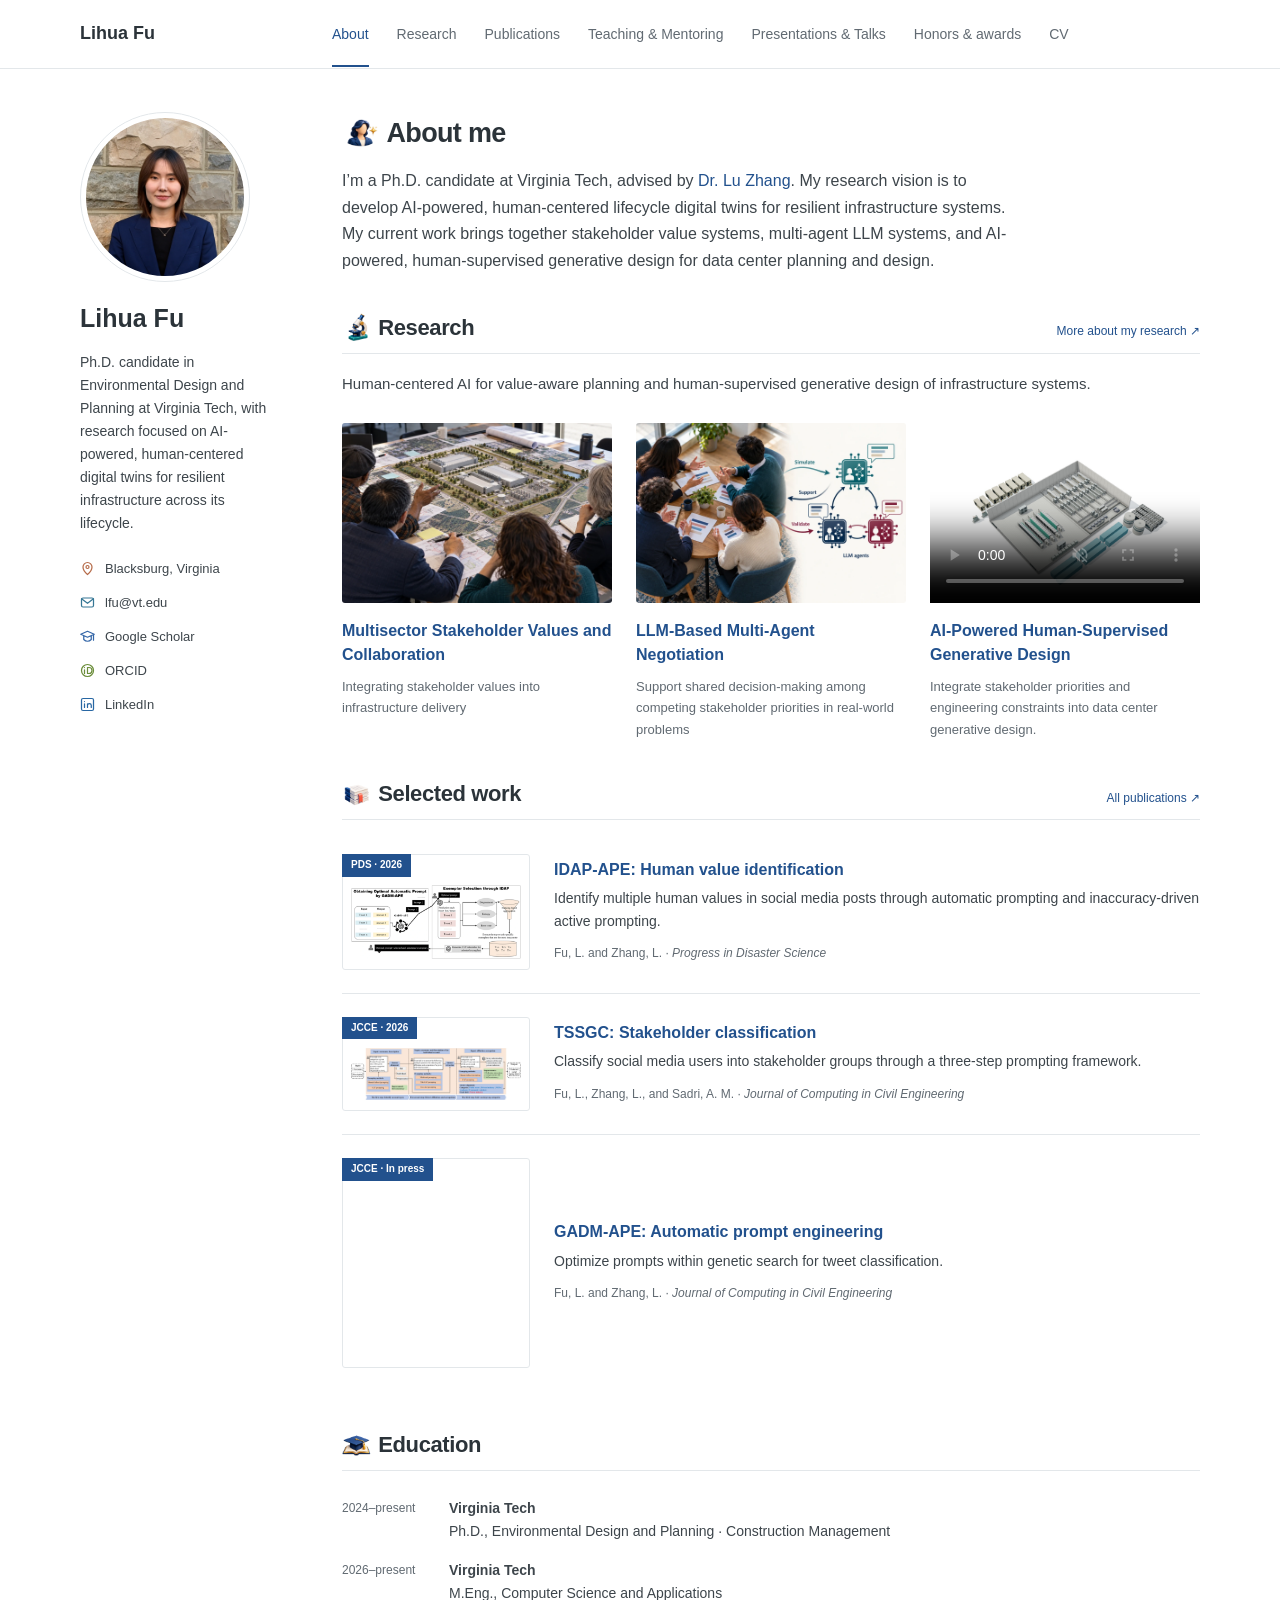
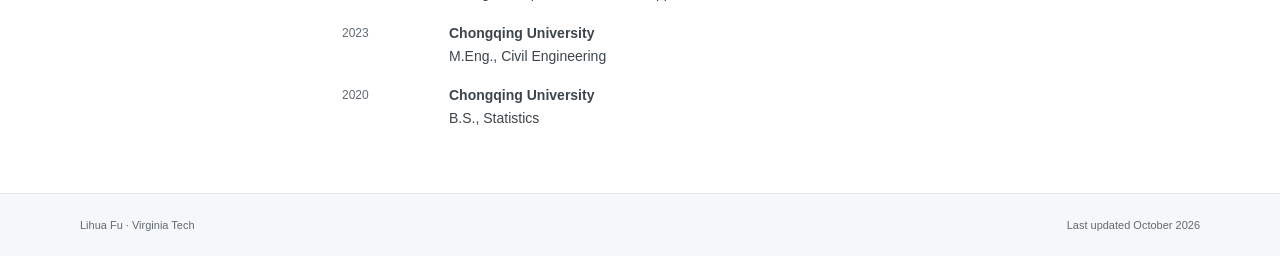
<file: index.html>
<!DOCTYPE html>

<html lang="en">
<head>
<meta charset="utf-8"/>
<meta content="width=device-width, initial-scale=1" name="viewport"/>
<title>Lihua Fu</title>
<meta content="Lihua Fu is a Ph.D. candidate at Virginia Tech researching AI-powered, human-centered lifecycle digital twins for resilient infrastructure systems." name="description"/>
<meta content="light dark" name="color-scheme"/>
<!-- TODO(domain): Replace the local preview origin after Lihua supplies a public domain. See README.md. -->
<link href="https://lfu172.github.io/index.html" rel="canonical"/>
<meta content="profile" property="og:type"/>
<meta content="Lihua Fu" property="og:site_name"/>
<meta content="Lihua Fu" property="og:title"/>
<meta content="Lihua Fu is a Ph.D. candidate at Virginia Tech researching AI-powered, human-centered lifecycle digital twins for resilient infrastructure systems." property="og:description"/>
<meta content="https://lfu172.github.io/index.html" property="og:url"/>
<meta content="https://lfu172.github.io/assets/img/profile-stone-retouched-20261119.jpg" property="og:image"/>
<meta content="Portrait of Lihua Fu" property="og:image:alt"/>
<meta content="summary" name="twitter:card"/>
<meta content="Lihua Fu" name="twitter:title"/>
<meta content="Lihua Fu is a Ph.D. candidate at Virginia Tech researching AI-powered, human-centered lifecycle digital twins for resilient infrastructure systems." name="twitter:description"/>
<meta content="https://lfu172.github.io/assets/img/profile-stone-retouched-20261119.jpg" name="twitter:image"/>
<meta content="Portrait of Lihua Fu" name="twitter:image:alt"/>
<link href="assets/favicon.svg" rel="icon" type="image/svg+xml"/>
<link href="style.css?v=20261017-color-icons" rel="stylesheet"/>
<script type="application/ld+json">
{
  "@context": "https://schema.org",
  "@type": "Person",
  "name": "Lihua Fu",
  "jobTitle": "Ph.D. Candidate",
  "affiliation": {
    "@type": "CollegeOrUniversity",
    "name": "Virginia Tech",
    "department": {
      "@type": "Organization",
      "name": "Myers-Lawson School of Construction"
    }
  },
  "email": "mailto:lfu@vt.edu",
  "url": "https://lfu172.github.io/index.html",
  "image": "https://lfu172.github.io/assets/img/profile-stone-retouched-20261119.jpg",
  "sameAs": [
    "https://scholar.google.com/citations?user=NHwRQJ0AAAAJ&hl=en&inst=1381320739207392350",
    "https://orcid.org/0000-0002-0481-0997",
    "https://www.linkedin.com/in/lihua-fu-93403728b"
  ],
  "knowsAbout": [
    "Human-centered digital twins",
    "Large language models",
    "Multi-stakeholder negotiation",
    "Generative 3D design",
    "Participatory infrastructure planning"
  ]
}
  </script>
</head>
<body>
<a class="skip-link" href="#main">Skip to content</a>
<header class="site-header"><div class="header-inner"><a class="site-name" href="index.html?v=20261017-nav-refresh">Lihua Fu</a><nav aria-label="Main navigation"><ul class="nav-list"><li><a aria-current="page" href="index.html?v=20261017-nav-refresh">About</a></li><li><a href="research.html?v=20261017-nav-refresh">Research</a></li><li><a href="publications.html?v=20261017-nav-refresh">Publications</a></li><li><a href="teaching.html?v=20261017-nav-refresh">Teaching &amp; Mentoring</a></li><li><a href="service.html?v=20261017-nav-refresh">Presentations &amp; Talks</a></li><li><a href="honors.html?v=20261017-nav-refresh">Honors &amp; awards</a></li><li><a href="cv.html?v=20261017-nav-refresh">CV</a></li></ul></nav></div></header>
<div class="page-layout">
<aside aria-label="About Lihua Fu" class="profile">
<a aria-label="Lihua Fu — home" class="portrait" href="index.html?v=20261017-nav-refresh"><picture><source srcset="assets/img/profile-stone-retouched-20261119.webp" type="image/webp"/><img alt="Portrait of Lihua Fu" decoding="async" fetchpriority="high" height="300" src="assets/img/profile-stone-retouched-20261119.jpg" width="300"/></picture></a>
<div class="profile-bio"><a class="profile-name" href="index.html?v=20261017-nav-refresh">Lihua Fu</a><p>Ph.D. candidate in Environmental Design and Planning at Virginia Tech, with research focused on AI-powered, human-centered digital twins for resilient infrastructure across its lifecycle.</p></div>
<ul class="profile-links">
<li><svg aria-hidden="true" class="icon" viewbox="0 0 20 20"><path d="M16 8c0 5-6 10-6 10S4 13 4 8a6 6 0 1 1 12 0Z"></path><circle cx="10" cy="8" r="2"></circle></svg><span>Blacksburg, Virginia</span></li>
<li><a href="mailto:lfu@vt.edu"><svg aria-hidden="true" class="icon" viewbox="0 0 20 20"><rect height="12" rx="2" width="16" x="2" y="4"></rect><path d="m2 5 8 6 8-6"></path></svg><span>lfu@vt.edu</span></a></li>
<li><a href="https://scholar.google.com/citations?user=NHwRQJ0AAAAJ&amp;hl=en&amp;inst=1381320739207392350" rel="noopener noreferrer" target="_blank"><svg aria-hidden="true" class="icon" viewbox="0 0 20 20"><path d="m1 7 9-4 9 4-9 4-9-4Zm4 2v5c3 3 7 3 10 0V9M18 8v7"></path></svg><span>Google Scholar</span></a></li>
<li><a href="https://orcid.org/0000-0002-0481-0997" rel="noopener noreferrer" target="_blank"><svg aria-hidden="true" class="icon" viewbox="0 0 20 20"><circle cx="10" cy="10" r="8"></circle><path d="M6 9v5M6 6v.1M10 6v8h2a4 4 0 0 0 0-8h-2Z"></path></svg><span>ORCID</span></a></li>
<li><a href="https://www.linkedin.com/in/lihua-fu-93403728b" rel="noopener noreferrer" target="_blank"><svg aria-hidden="true" class="icon" viewbox="0 0 20 20"><rect height="16" rx="2" width="16" x="2" y="2"></rect><path d="M6 9v5M6 6v.1M10 14V9m0 2c0-3 5-3 5 0v3"></path></svg><span>LinkedIn</span></a></li>
</ul>
</aside>
<main id="main" tabindex="-1">
<section aria-labelledby="about-title" class="about" id="about">
<h1 id="about-title"><span aria-hidden="true" class="heading-art heading-art-0"></span>About me</h1>
<p>I’m a Ph.D. candidate at Virginia Tech, advised by <a href="https://lu-zhang-academic.regalkoala512.chatgpt.site/" rel="noopener noreferrer" target="_blank">Dr. Lu Zhang</a>. My research vision is to develop AI-powered, human-centered lifecycle digital twins for resilient infrastructure systems. My current work brings together stakeholder value systems, multi-agent LLM systems, and AI-powered, human-supervised generative design for data center planning and design.</p>
</section>
<section aria-labelledby="research-title" class="section">
<div class="section-heading"><h2 id="research-title"><span aria-hidden="true" class="heading-art heading-art-1"></span>Research</h2><a class="text-link" href="research.html?v=20261017-nav-refresh">More about my research ↗</a></div>
<p class="section-intro">Human-centered AI for value-aware planning and human-supervised generative design of infrastructure systems.</p>
<div class="research-gallery research-home-cards"><figure><a class="research-thumbnail" href="research.html?v=20261017-nav-refresh#perception"><picture><source srcset="assets/img/research-stakeholders-campus.webp" type="image/webp"/><img alt="AI-generated illustration of multisector stakeholders discussing infrastructure priorities, viewed from behind" decoding="async" height="640" loading="lazy" src="assets/img/research-stakeholders-campus.jpg" width="960"/></picture></a><div class="research-copy"><h3><a href="research.html?v=20261017-nav-refresh#perception">Multisector Stakeholder Values and Collaboration</a></h3><p>Integrating stakeholder values into infrastructure delivery</p></div></figure><figure><a class="research-thumbnail" href="research.html?v=20261017-nav-refresh#cognitive"><picture><source srcset="assets/img/research-negotiation-simulation.webp" type="image/webp"/><img alt="AI-generated illustration of real-world stakeholder negotiation simulated and supported by LLM agents, with real-world negotiation used for validation" decoding="async" height="640" loading="lazy" src="assets/img/research-negotiation-simulation.jpg" width="960"/></picture></a><div class="research-copy"><h3><a href="research.html?v=20261017-nav-refresh#cognitive">LLM-Based Multi-Agent Negotiation</a></h3><p>Support shared decision-making among competing stakeholder priorities in real-world problems</p></div></figure><figure><div class="research-thumbnail"><video aria-label="Data center model with slow rotation and zoom" autoplay="" class="model-motion" controls="" height="600" loop="" muted="" playsinline="" poster="assets/img/data-center-tier4-12mw.jpg" preload="metadata" width="960"><source src="assets/video/data-center-rotation.mp4" type="video/mp4"/></video></div><div class="research-copy"><h3><a href="research.html?v=20261017-nav-refresh#actuation">AI-Powered Human-Supervised Generative Design</a></h3><p>Integrate stakeholder priorities and engineering constraints into data center generative design.</p></div></figure></div>
</section>
<section aria-labelledby="selected-title" class="section">
<div class="section-heading"><h2 id="selected-title"><span aria-hidden="true" class="heading-art heading-art-2"></span>Selected work</h2><a class="text-link" href="publications.html?v=20261017-nav-refresh">All publications ↗</a></div>
<div class="selected-work">
<article class="work-row"><a aria-label="Enlarge Fig. 2 · IDAP-APE workflow" class="work-thumb paper-figure" href="assets/img/idap-ape-figure.png" rel="noopener noreferrer" target="_blank"><span class="venue-label">PDS · 2026</span><picture><source srcset="assets/img/idap-ape-figure.webp" type="image/webp"/><img alt="Fig. 2 · IDAP-APE workflow, reproduced from the published paper" decoding="async" height="516" loading="lazy" src="assets/img/idap-ape-figure.png" width="1196"/></picture></a><div><h3><a href="https://doi.org/10.1016/j.pdisas.2026.100616" rel="noopener noreferrer" target="_blank">IDAP-APE: Human value identification</a></h3><p>Identify multiple human values in social media posts through automatic prompting and inaccuracy-driven active prompting.</p><span class="work-meta">Fu, L. and Zhang, L. · <em>Progress in Disaster Science</em></span></div></article>
<article class="work-row"><a aria-label="Enlarge Fig. 1 · TSSGC framework" class="work-thumb paper-figure" href="assets/img/tssgc-figure.png" rel="noopener noreferrer" target="_blank"><span class="venue-label">JCCE · 2026</span><picture><source srcset="assets/img/tssgc-figure.webp" type="image/webp"/><img alt="Fig. 1 · TSSGC framework, reproduced from the published paper" decoding="async" height="487" loading="lazy" src="assets/img/tssgc-figure.png" width="1568"/></picture></a><div><h3><a href="https://doi.org/10.1061/JCCEE5.CPENG-6751" rel="noopener noreferrer" target="_blank">TSSGC: Stakeholder classification</a></h3><p>Classify social media users into stakeholder groups through a three-step prompting framework.</p><span class="work-meta">Fu, L., Zhang, L., and Sadri, A. M. · <em>Journal of Computing in Civil Engineering</em></span></div></article>
<article class="work-row"><a aria-label="Enlarge the GADM-APE workflow from the published PDS paper" class="work-thumb paper-figure" href="assets/img/gadm-ape-six-layer.png" rel="noopener noreferrer" target="_blank"><span class="venue-label">JCCE · In press</span><picture><source srcset="assets/img/gadm-ape-six-layer.webp" type="image/webp"/><img alt="GADM-APE workflow: prompt initialization, performance evaluation, rank selection, crossover, mutation, and termination; Fig. 1 in the published PDS article" decoding="async" height="936" loading="lazy" src="assets/img/gadm-ape-six-layer.png" width="949"/></picture></a><div><h3><a href="publications.html?v=20261017-nav-refresh#gadm-ape">GADM-APE: Automatic prompt engineering</a></h3><p>Optimize prompts within genetic search for tweet classification.</p><span class="work-meta">Fu, L. and Zhang, L. · <em>Journal of Computing in Civil Engineering</em></span></div></article>
</div>
</section>
<section aria-labelledby="education-title" class="section" id="education">
<h2 id="education-title"><span aria-hidden="true" class="heading-art heading-art-3"></span>Education</h2>
<ul class="education-list">
<li><span class="record-date">2024–present</span><div><strong>Virginia Tech</strong><span>Ph.D., Environmental Design and Planning · Construction Management</span></div></li>
<li><span class="record-date">2026–present</span><div><strong>Virginia Tech</strong><span>M.Eng., Computer Science and Applications</span></div></li>
<li><span class="record-date">2023</span><div><strong>Chongqing University</strong><span>M.Eng., Civil Engineering</span></div></li>
<li><span class="record-date">2020</span><div><strong>Chongqing University</strong><span>B.S., Statistics</span></div></li>
</ul>
</section>
</main>
</div>
<footer class="site-footer"><div><span>Lihua Fu · Virginia Tech</span><span>Last updated October 2026</span></div></footer>
<script defer="" src="model-motion.js"></script></body>
</html>
</file>
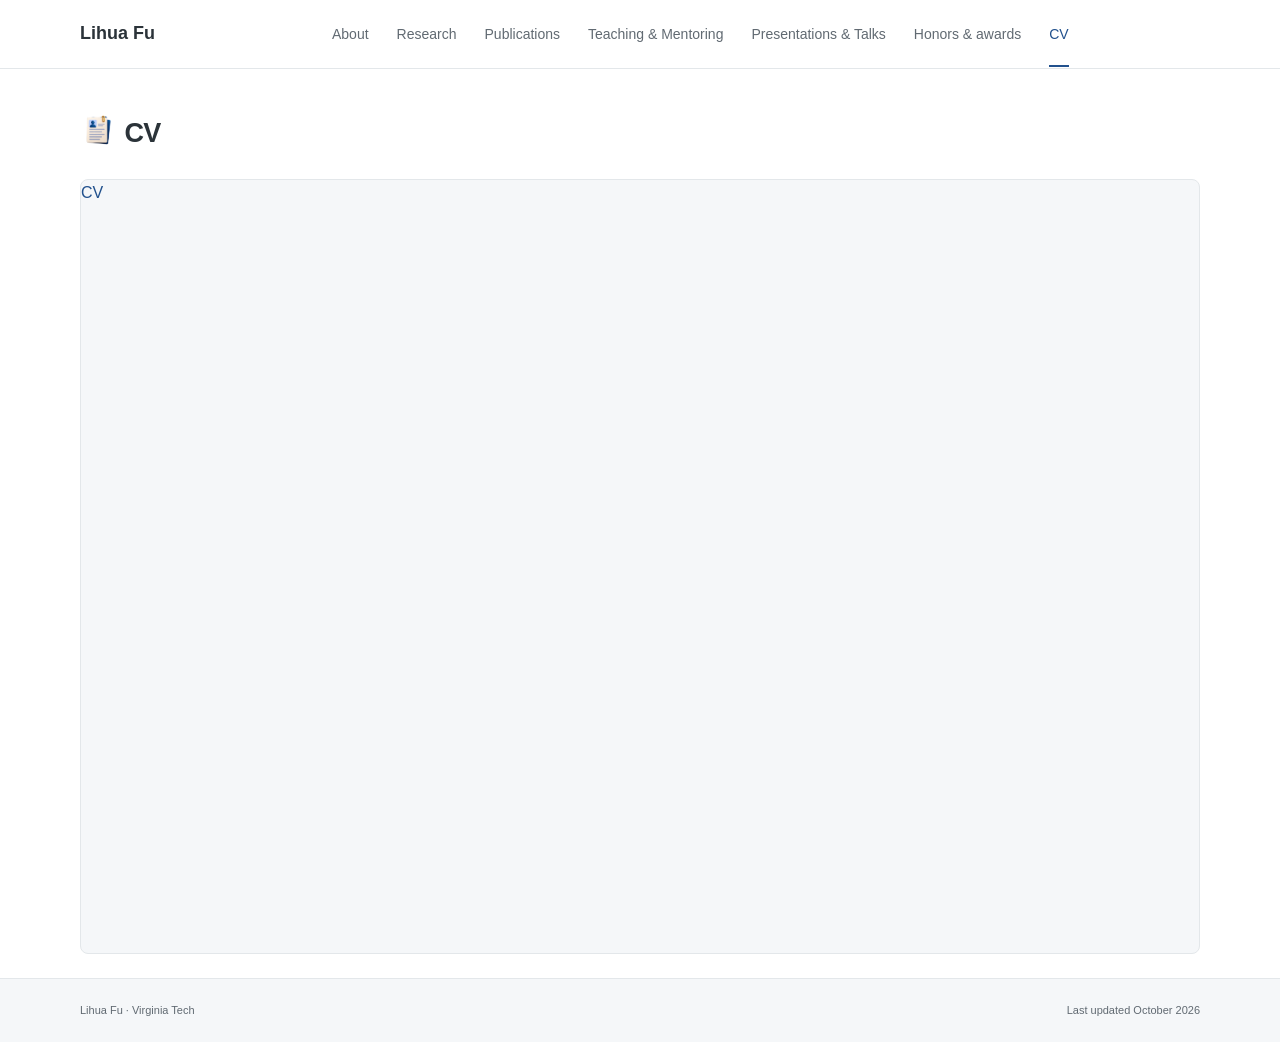
<file: cv.html>
<!DOCTYPE html>

<html lang="en">
<head>
<meta charset="utf-8"/>
<meta content="width=device-width, initial-scale=1" name="viewport"/>
<title>Curriculum Vitae — Lihua Fu</title>
<meta content="A concise academic CV for Lihua Fu: education, publications, teaching, honors, and professional service." name="description"/>
<meta content="light dark" name="color-scheme"/>
<!-- TODO(domain): Replace the local preview origin after Lihua supplies a public domain. See README.md. -->
<link href="https://lfu172.github.io/cv.html" rel="canonical"/>
<meta content="website" property="og:type"/>
<meta content="Lihua Fu" property="og:site_name"/>
<meta content="Curriculum Vitae — Lihua Fu" property="og:title"/>
<meta content="A concise academic CV for Lihua Fu: education, publications, teaching, honors, and professional service." property="og:description"/>
<meta content="https://lfu172.github.io/cv.html" property="og:url"/>
<meta content="https://lfu172.github.io/assets/img/profile-stone-retouched-20261119.jpg" property="og:image"/>
<meta content="Portrait of Lihua Fu" property="og:image:alt"/>
<meta content="summary" name="twitter:card"/>
<meta content="Curriculum Vitae — Lihua Fu" name="twitter:title"/>
<meta content="A concise academic CV for Lihua Fu: education, publications, teaching, honors, and professional service." name="twitter:description"/>
<meta content="https://lfu172.github.io/assets/img/profile-stone-retouched-20261119.jpg" name="twitter:image"/>
<meta content="Portrait of Lihua Fu" name="twitter:image:alt"/>
<link href="assets/favicon.svg" rel="icon" type="image/svg+xml"/>
<link href="style.css?v=20261017-color-icons" rel="stylesheet"/>
<link href="cv.css" rel="stylesheet"/>
</head>
<body class="cv-page cv-preview">
<a class="skip-link" href="#main">Skip to content</a>
<header class="site-header"><div class="header-inner"><a class="site-name" href="index.html?v=20261017-nav-refresh">Lihua Fu</a><nav aria-label="Main navigation"><ul class="nav-list"><li><a href="index.html?v=20261017-nav-refresh">About</a></li><li><a href="research.html?v=20261017-nav-refresh">Research</a></li><li><a href="publications.html?v=20261017-nav-refresh">Publications</a></li><li><a href="teaching.html?v=20261017-nav-refresh">Teaching &amp; Mentoring</a></li><li><a href="service.html?v=20261017-nav-refresh">Presentations &amp; Talks</a></li><li><a href="honors.html?v=20261017-nav-refresh">Honors &amp; awards</a></li><li><a aria-current="page" href="cv.html?v=20261017-nav-refresh">CV</a></li></ul></nav></div></header>
<div class="page-layout">
<aside aria-label="About Lihua Fu" class="profile">
<a aria-label="Lihua Fu — home" class="portrait" href="index.html?v=20261017-nav-refresh"><picture><source srcset="assets/img/profile-stone-retouched-20261119.webp" type="image/webp"/><img alt="Portrait of Lihua Fu" decoding="async" fetchpriority="high" height="300" src="assets/img/profile-stone-retouched-20261119.jpg" width="300"/></picture></a>
<div class="profile-bio"><a class="profile-name" href="index.html?v=20261017-nav-refresh">Lihua Fu</a><p>Ph.D. candidate in Environmental Design and Planning at Virginia Tech, with research focused on AI-powered, human-centered digital twins for resilient infrastructure across its lifecycle.</p></div>
<ul class="profile-links">
<li><svg aria-hidden="true" class="icon" viewbox="0 0 20 20"><path d="M16 8c0 5-6 10-6 10S4 13 4 8a6 6 0 1 1 12 0Z"></path><circle cx="10" cy="8" r="2"></circle></svg><span>Blacksburg, Virginia</span></li>
<li><a href="mailto:lfu@vt.edu"><svg aria-hidden="true" class="icon" viewbox="0 0 20 20"><rect height="12" rx="2" width="16" x="2" y="4"></rect><path d="m2 5 8 6 8-6"></path></svg><span>lfu@vt.edu</span></a></li>
<li><a href="https://scholar.google.com/citations?user=NHwRQJ0AAAAJ&amp;hl=en&amp;inst=1381320739207392350" rel="noopener noreferrer" target="_blank"><svg aria-hidden="true" class="icon" viewbox="0 0 20 20"><path d="m1 7 9-4 9 4-9 4-9-4Zm4 2v5c3 3 7 3 10 0V9M18 8v7"></path></svg><span>Google Scholar</span></a></li>
<li><a href="https://orcid.org/0000-0002-0481-0997" rel="noopener noreferrer" target="_blank"><svg aria-hidden="true" class="icon" viewbox="0 0 20 20"><circle cx="10" cy="10" r="8"></circle><path d="M6 9v5M6 6v.1M10 6v8h2a4 4 0 0 0 0-8h-2Z"></path></svg><span>ORCID</span></a></li>
<li><a href="https://www.linkedin.com/in/lihua-fu-93403728b" rel="noopener noreferrer" target="_blank"><svg aria-hidden="true" class="icon" viewbox="0 0 20 20"><rect height="16" rx="2" width="16" x="2" y="2"></rect><path d="M6 9v5M6 6v.1M10 14V9m0 2c0-3 5-3 5 0v3"></path></svg><span>LinkedIn</span></a></li>
</ul>
</aside>
<main id="main" tabindex="-1"><h1><span aria-hidden="true" class="heading-art heading-art-7"></span>CV</h1>
<object aria-label="Lihua Fu curriculum vitae" class="cv-viewer" data="assets/docs/Fu_Lihua_CV.pdf?v=802a9a87bbe8#view=FitH" type="application/pdf">
<p><a href="assets/docs/Fu_Lihua_CV.pdf?v=802a9a87bbe8">CV</a></p>
</object></main>
</div>
<footer class="site-footer"><div><span>Lihua Fu · Virginia Tech</span><span>Last updated October 2026</span></div></footer>
</body>
</html>
</file>
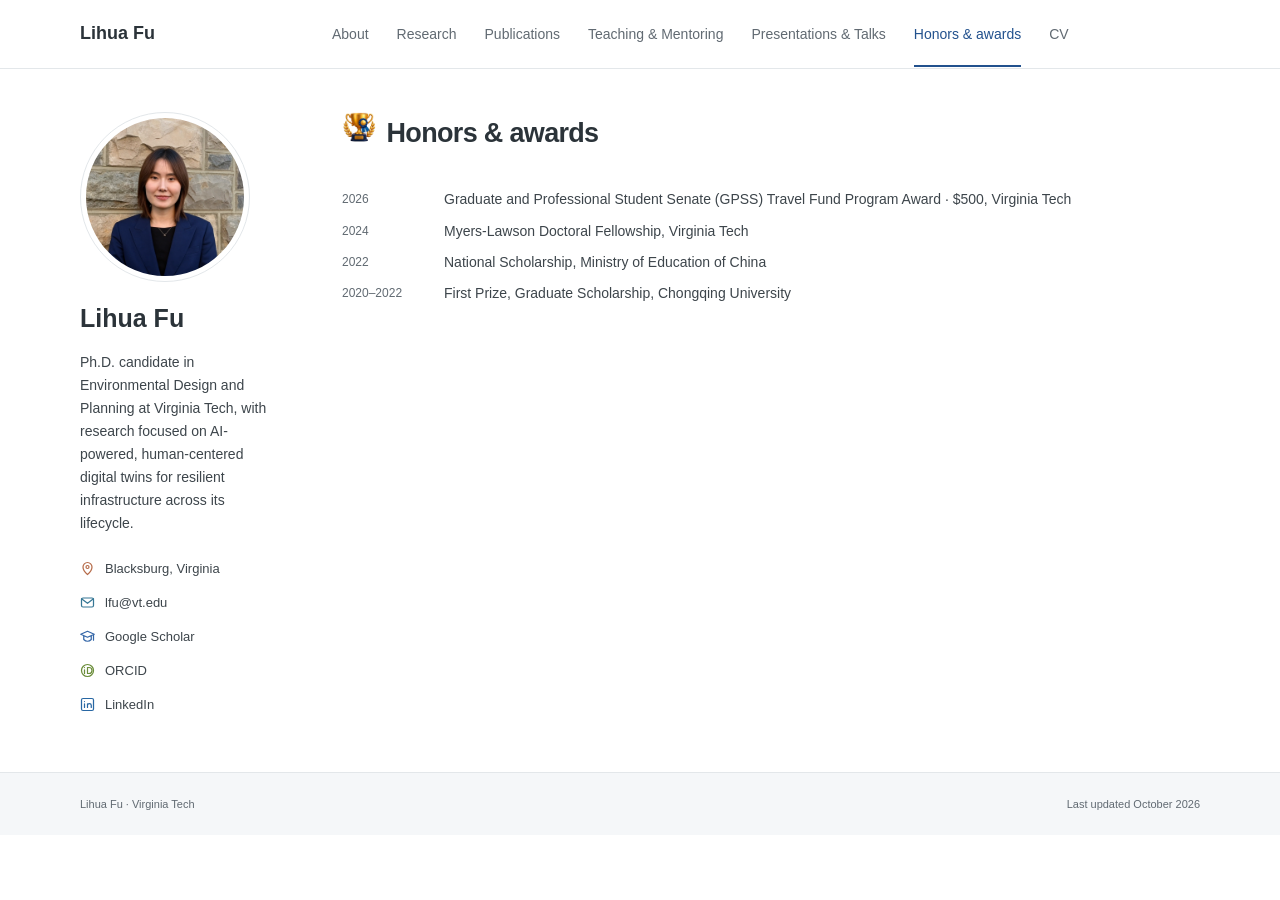
<file: honors.html>
<!DOCTYPE html>

<html lang="en">
<head>
<meta charset="utf-8"/>
<meta content="width=device-width, initial-scale=1" name="viewport"/>
<title>Honors &amp; awards — Lihua Fu</title>
<meta content="Selected honors and awards received by Lihua Fu." name="description"/>
<meta content="light dark" name="color-scheme"/>
<!-- TODO(domain): Replace the local preview origin after Lihua supplies a public domain. See README.md. -->
<link href="https://lfu172.github.io/honors.html" rel="canonical"/>
<meta content="website" property="og:type"/>
<meta content="Lihua Fu" property="og:site_name"/>
<meta content="Honors &amp; awards — Lihua Fu" property="og:title"/>
<meta content="Selected honors and awards received by Lihua Fu." property="og:description"/>
<meta content="https://lfu172.github.io/honors.html" property="og:url"/>
<meta content="https://lfu172.github.io/assets/img/profile-stone-retouched-20261119.jpg" property="og:image"/>
<meta content="Portrait of Lihua Fu" property="og:image:alt"/>
<meta content="summary" name="twitter:card"/>
<meta content="Honors &amp; awards — Lihua Fu" name="twitter:title"/>
<meta content="Selected honors and awards received by Lihua Fu." name="twitter:description"/>
<meta content="https://lfu172.github.io/assets/img/profile-stone-retouched-20261119.jpg" name="twitter:image"/>
<meta content="Portrait of Lihua Fu" name="twitter:image:alt"/>
<link href="assets/favicon.svg" rel="icon" type="image/svg+xml"/>
<link href="style.css?v=20261017-color-icons" rel="stylesheet"/>
</head>
<body>
<a class="skip-link" href="#main">Skip to content</a>
<header class="site-header"><div class="header-inner"><a class="site-name" href="index.html?v=20261017-nav-refresh">Lihua Fu</a><nav aria-label="Main navigation"><ul class="nav-list"><li><a href="index.html?v=20261017-nav-refresh">About</a></li><li><a href="research.html?v=20261017-nav-refresh">Research</a></li><li><a href="publications.html?v=20261017-nav-refresh">Publications</a></li><li><a href="teaching.html?v=20261017-nav-refresh">Teaching &amp; Mentoring</a></li><li><a href="service.html?v=20261017-nav-refresh">Presentations &amp; Talks</a></li><li><a aria-current="page" href="honors.html?v=20261017-nav-refresh">Honors &amp; awards</a></li><li><a href="cv.html?v=20261017-nav-refresh">CV</a></li></ul></nav></div></header>
<div class="page-layout">
<aside aria-label="About Lihua Fu" class="profile">
<a aria-label="Lihua Fu — home" class="portrait" href="index.html?v=20261017-nav-refresh"><picture><source srcset="assets/img/profile-stone-retouched-20261119.webp" type="image/webp"/><img alt="Portrait of Lihua Fu" decoding="async" fetchpriority="high" height="300" src="assets/img/profile-stone-retouched-20261119.jpg" width="300"/></picture></a>
<div class="profile-bio"><a class="profile-name" href="index.html?v=20261017-nav-refresh">Lihua Fu</a><p>Ph.D. candidate in Environmental Design and Planning at Virginia Tech, with research focused on AI-powered, human-centered digital twins for resilient infrastructure across its lifecycle.</p></div>
<ul class="profile-links">
<li><svg aria-hidden="true" class="icon" viewbox="0 0 20 20"><path d="M16 8c0 5-6 10-6 10S4 13 4 8a6 6 0 1 1 12 0Z"></path><circle cx="10" cy="8" r="2"></circle></svg><span>Blacksburg, Virginia</span></li>
<li><a href="mailto:lfu@vt.edu"><svg aria-hidden="true" class="icon" viewbox="0 0 20 20"><rect height="12" rx="2" width="16" x="2" y="4"></rect><path d="m2 5 8 6 8-6"></path></svg><span>lfu@vt.edu</span></a></li>
<li><a href="https://scholar.google.com/citations?user=NHwRQJ0AAAAJ&amp;hl=en&amp;inst=1381320739207392350" rel="noopener noreferrer" target="_blank"><svg aria-hidden="true" class="icon" viewbox="0 0 20 20"><path d="m1 7 9-4 9 4-9 4-9-4Zm4 2v5c3 3 7 3 10 0V9M18 8v7"></path></svg><span>Google Scholar</span></a></li>
<li><a href="https://orcid.org/0000-0002-0481-0997" rel="noopener noreferrer" target="_blank"><svg aria-hidden="true" class="icon" viewbox="0 0 20 20"><circle cx="10" cy="10" r="8"></circle><path d="M6 9v5M6 6v.1M10 6v8h2a4 4 0 0 0 0-8h-2Z"></path></svg><span>ORCID</span></a></li>
<li><a href="https://www.linkedin.com/in/lihua-fu-93403728b" rel="noopener noreferrer" target="_blank"><svg aria-hidden="true" class="icon" viewbox="0 0 20 20"><rect height="16" rx="2" width="16" x="2" y="2"></rect><path d="M6 9v5M6 6v.1M10 14V9m0 2c0-3 5-3 5 0v3"></path></svg><span>LinkedIn</span></a></li>
</ul>
</aside>
<main id="main" tabindex="-1"><header class="page-intro"><h1><span aria-hidden="true" class="heading-art heading-art-11"></span>Honors &amp; awards</h1></header><section class="section" id="honors"><ul class="honors-list"><li><span>2026</span><div>Graduate and Professional Student Senate (GPSS) Travel Fund Program Award · $500, Virginia Tech</div></li><li><span>2024</span><div>Myers-Lawson Doctoral Fellowship, Virginia Tech</div></li><li><span>2022</span><div>National Scholarship, Ministry of Education of China</div></li><li><span>2020–2022</span><div>First Prize, Graduate Scholarship, Chongqing University</div></li></ul></section></main>
</div>
<footer class="site-footer"><div><span>Lihua Fu · Virginia Tech</span><span>Last updated October 2026</span></div></footer>
</body>
</html>
</file>
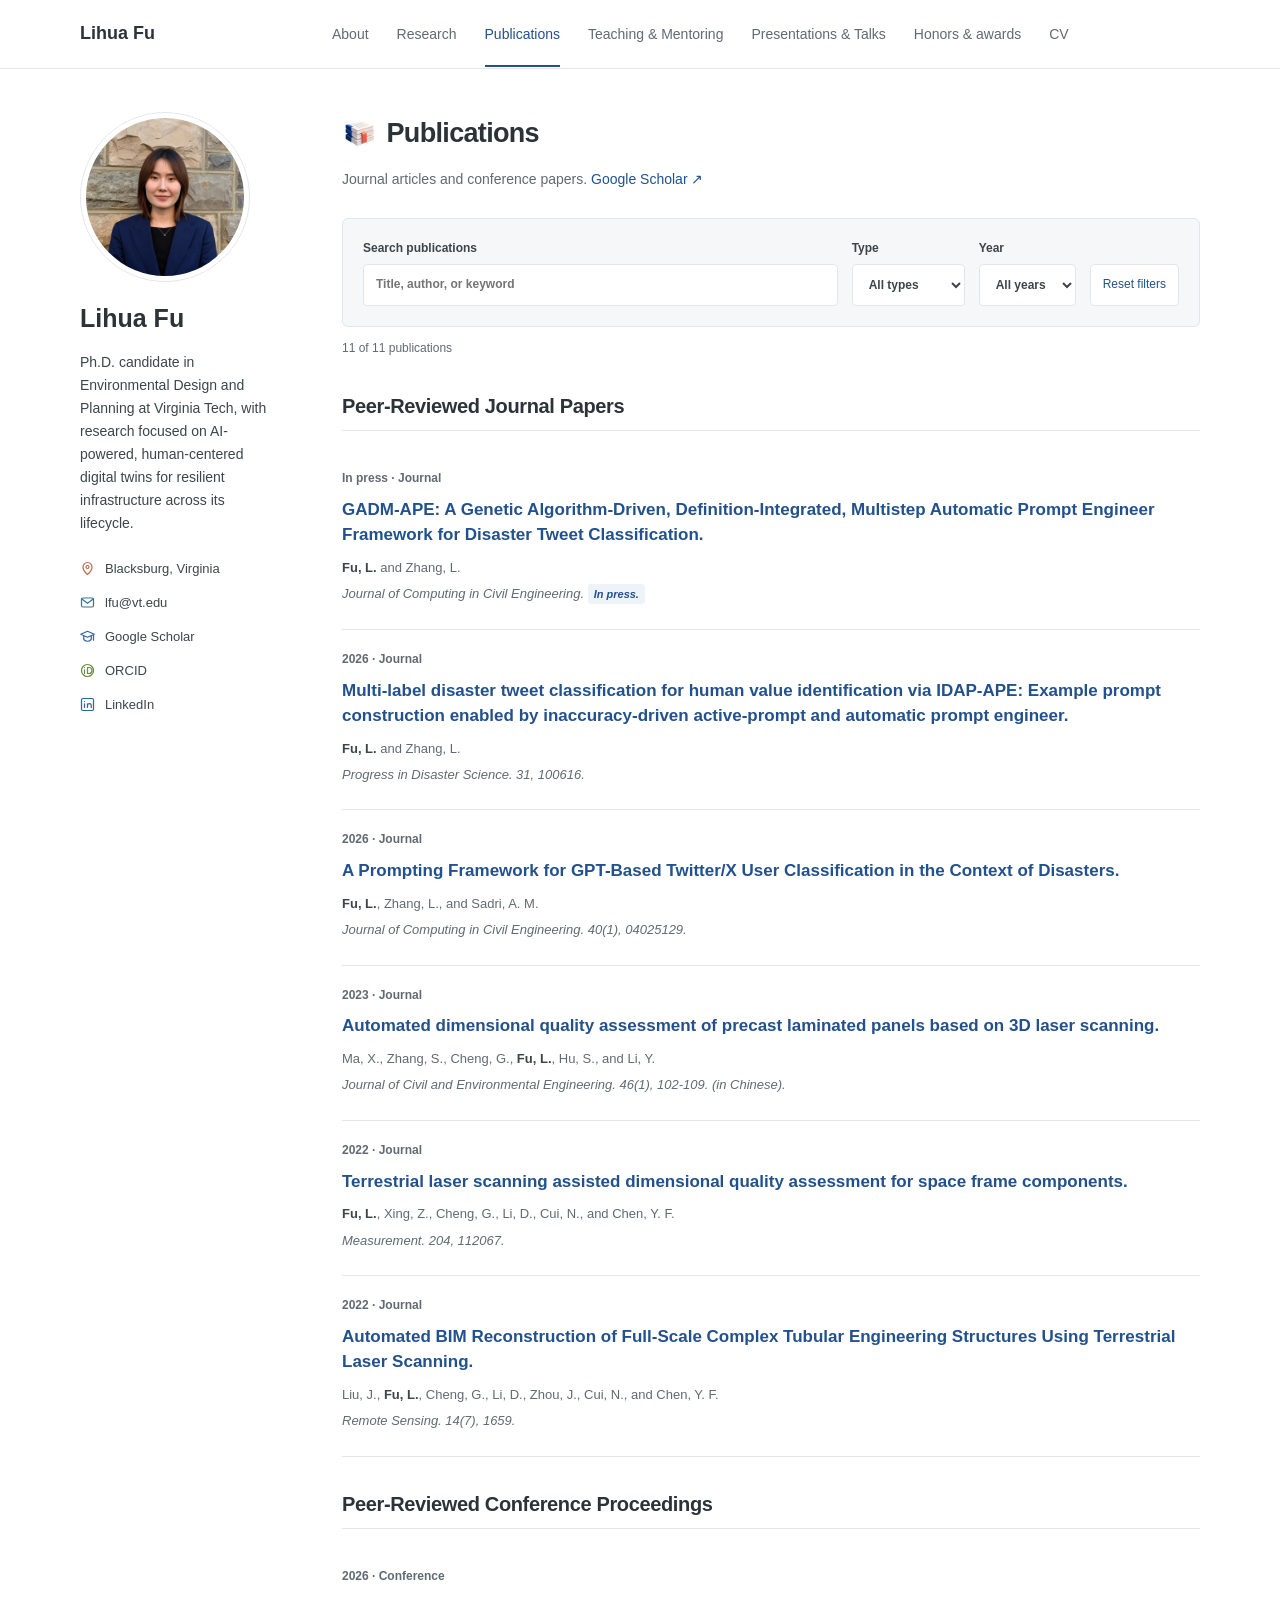
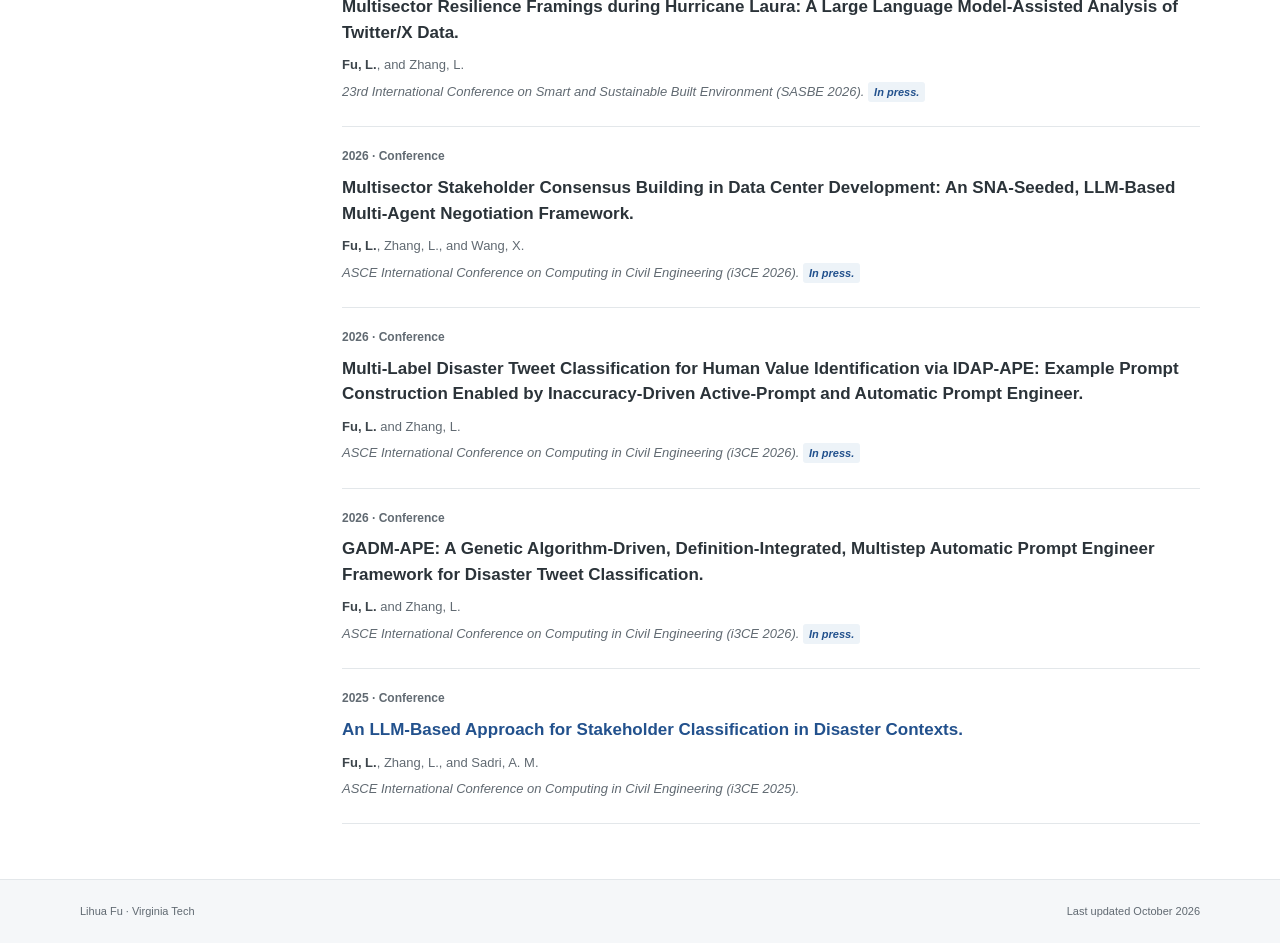
<file: publications.html>
<!DOCTYPE html>

<html lang="en">
<head>
<meta charset="utf-8"/>
<meta content="width=device-width, initial-scale=1" name="viewport"/>
<title>Publications — Lihua Fu</title>
<meta content="Journal papers and conference proceedings by Lihua Fu on language models, stakeholder values, and construction informatics." name="description"/>
<meta content="light dark" name="color-scheme"/>
<!-- TODO(domain): Replace the local preview origin after Lihua supplies a public domain. See README.md. -->
<link href="https://lfu172.github.io/publications.html" rel="canonical"/>
<meta content="website" property="og:type"/>
<meta content="Lihua Fu" property="og:site_name"/>
<meta content="Publications — Lihua Fu" property="og:title"/>
<meta content="Journal papers and conference proceedings by Lihua Fu on language models, stakeholder values, and construction informatics." property="og:description"/>
<meta content="https://lfu172.github.io/publications.html" property="og:url"/>
<meta content="https://lfu172.github.io/assets/img/profile-stone-retouched-20261119.jpg" property="og:image"/>
<meta content="Portrait of Lihua Fu" property="og:image:alt"/>
<meta content="summary" name="twitter:card"/>
<meta content="Publications — Lihua Fu" name="twitter:title"/>
<meta content="Journal papers and conference proceedings by Lihua Fu on language models, stakeholder values, and construction informatics." name="twitter:description"/>
<meta content="https://lfu172.github.io/assets/img/profile-stone-retouched-20261119.jpg" name="twitter:image"/>
<meta content="Portrait of Lihua Fu" name="twitter:image:alt"/>
<link href="assets/favicon.svg" rel="icon" type="image/svg+xml"/>
<link href="style.css?v=20261017-color-icons" rel="stylesheet"/>
<link href="publications.css" rel="stylesheet"/><script defer="True" src="publications.js"></script></head>
<body>
<a class="skip-link" href="#main">Skip to content</a>
<header class="site-header"><div class="header-inner"><a class="site-name" href="index.html?v=20261017-nav-refresh">Lihua Fu</a><nav aria-label="Main navigation"><ul class="nav-list"><li><a href="index.html?v=20261017-nav-refresh">About</a></li><li><a href="research.html?v=20261017-nav-refresh">Research</a></li><li><a aria-current="page" href="publications.html?v=20261017-nav-refresh">Publications</a></li><li><a href="teaching.html?v=20261017-nav-refresh">Teaching &amp; Mentoring</a></li><li><a href="service.html?v=20261017-nav-refresh">Presentations &amp; Talks</a></li><li><a href="honors.html?v=20261017-nav-refresh">Honors &amp; awards</a></li><li><a href="cv.html?v=20261017-nav-refresh">CV</a></li></ul></nav></div></header>
<div class="page-layout">
<aside aria-label="About Lihua Fu" class="profile">
<a aria-label="Lihua Fu — home" class="portrait" href="index.html?v=20261017-nav-refresh"><picture><source srcset="assets/img/profile-stone-retouched-20261119.webp" type="image/webp"/><img alt="Portrait of Lihua Fu" decoding="async" fetchpriority="high" height="300" src="assets/img/profile-stone-retouched-20261119.jpg" width="300"/></picture></a>
<div class="profile-bio"><a class="profile-name" href="index.html?v=20261017-nav-refresh">Lihua Fu</a><p>Ph.D. candidate in Environmental Design and Planning at Virginia Tech, with research focused on AI-powered, human-centered digital twins for resilient infrastructure across its lifecycle.</p></div>
<ul class="profile-links">
<li><svg aria-hidden="true" class="icon" viewbox="0 0 20 20"><path d="M16 8c0 5-6 10-6 10S4 13 4 8a6 6 0 1 1 12 0Z"></path><circle cx="10" cy="8" r="2"></circle></svg><span>Blacksburg, Virginia</span></li>
<li><a href="mailto:lfu@vt.edu"><svg aria-hidden="true" class="icon" viewbox="0 0 20 20"><rect height="12" rx="2" width="16" x="2" y="4"></rect><path d="m2 5 8 6 8-6"></path></svg><span>lfu@vt.edu</span></a></li>
<li><a href="https://scholar.google.com/citations?user=NHwRQJ0AAAAJ&amp;hl=en&amp;inst=1381320739207392350" rel="noopener noreferrer" target="_blank"><svg aria-hidden="true" class="icon" viewbox="0 0 20 20"><path d="m1 7 9-4 9 4-9 4-9-4Zm4 2v5c3 3 7 3 10 0V9M18 8v7"></path></svg><span>Google Scholar</span></a></li>
<li><a href="https://orcid.org/0000-0002-0481-0997" rel="noopener noreferrer" target="_blank"><svg aria-hidden="true" class="icon" viewbox="0 0 20 20"><circle cx="10" cy="10" r="8"></circle><path d="M6 9v5M6 6v.1M10 6v8h2a4 4 0 0 0 0-8h-2Z"></path></svg><span>ORCID</span></a></li>
<li><a href="https://www.linkedin.com/in/lihua-fu-93403728b" rel="noopener noreferrer" target="_blank"><svg aria-hidden="true" class="icon" viewbox="0 0 20 20"><rect height="16" rx="2" width="16" x="2" y="2"></rect><path d="M6 9v5M6 6v.1M10 14V9m0 2c0-3 5-3 5 0v3"></path></svg><span>LinkedIn</span></a></li>
</ul>
</aside>
<main id="main" tabindex="-1">
<header class="page-intro"><h1><span aria-hidden="true" class="heading-art heading-art-2"></span>Publications</h1><p class="small muted">Journal articles and conference papers. <a href="https://scholar.google.com/citations?user=NHwRQJ0AAAAJ&amp;hl=en&amp;inst=1381320739207392350" rel="noopener noreferrer" target="_blank">Google Scholar ↗</a></p><form aria-label="Filter publications" class="publication-filters" hidden="" role="search">
<label class="publication-search">Search publications<input id="paper-search" placeholder="Title, author, or keyword" type="search"/></label>
<label>Type<select id="paper-type"><option value="">All types</option><option value="Journal">Journal</option><option value="Conference">Conference</option></select></label>
<label>Year<select id="paper-year"><option value="">All years</option><option>In press</option><option>2026</option><option>2025</option><option>2023</option><option>2022</option></select></label>
<button type="reset">Reset filters</button></form>
<p aria-atomic="true" aria-live="polite" class="publication-count" hidden=""></p></header>
<section aria-labelledby="journals-title" class="publication-group" id="journals"><h2 id="journals-title">Peer-Reviewed Journal Papers</h2>
<ul class="publication-list">
<li data-type="Journal" data-year="In press" id="gadm-ape"><div class="publication-meta">In press · Journal</div><p class="citation"><span class="citation-title"><a href="https://doi.org/10.1061/JCCEE5.CPENG-8049" rel="noopener noreferrer" target="_blank">GADM-APE: A Genetic Algorithm-Driven, Definition-Integrated, Multistep Automatic Prompt Engineer Framework for Disaster Tweet Classification.</a></span><span class="citation-authors"><strong>Fu, L.</strong> and Zhang, L.</span> <span class="citation-venue">Journal of Computing in Civil Engineering. <span class="status">In press.</span></span></p></li>
<li data-type="Journal" data-year="2026" id="idap-ape"><div class="publication-meta">2026 · Journal</div><p class="citation"><span class="citation-title"><a href="https://doi.org/10.1016/j.pdisas.2026.100616" rel="noopener noreferrer" target="_blank">Multi-label disaster tweet classification for human value identification via IDAP-APE: Example prompt construction enabled by inaccuracy-driven active-prompt and automatic prompt engineer.</a></span><span class="citation-authors"><strong>Fu, L.</strong> and Zhang, L.</span> <span class="citation-venue">Progress in Disaster Science. 31, 100616.</span></p></li>
<li data-type="Journal" data-year="2026" id="tssgc"><div class="publication-meta">2026 · Journal</div><p class="citation"><span class="citation-title"><a href="https://doi.org/10.1061/JCCEE5.CPENG-6751" rel="noopener noreferrer" target="_blank">A Prompting Framework for GPT-Based Twitter/X User Classification in the Context of Disasters.</a></span><span class="citation-authors"><strong>Fu, L.</strong>, Zhang, L., and Sadri, A. M.</span> <span class="citation-venue">Journal of Computing in Civil Engineering. 40(1), 04025129.</span></p></li>
<li data-type="Journal" data-year="2023" id="precast-panels"><div class="publication-meta">2023 · Journal</div><p class="citation"><span class="citation-title"><a href="https://dx.doi.org/10.11835/j.issn.2096-6717.2023.050" rel="noopener noreferrer" target="_blank">Automated dimensional quality assessment of precast laminated panels based on 3D laser scanning.</a></span><span class="citation-authors">Ma, X., Zhang, S., Cheng, G., <strong>Fu, L.</strong>, Hu, S., and Li, Y.</span> <span class="citation-venue">Journal of Civil and Environmental Engineering. 46(1), 102-109. (in Chinese).</span></p></li>
<li data-type="Journal" data-year="2022" id="laser-scanning"><div class="publication-meta">2022 · Journal</div><p class="citation"><span class="citation-title"><a href="https://doi.org/10.1016/j.measurement.2022.112067" rel="noopener noreferrer" target="_blank">Terrestrial laser scanning assisted dimensional quality assessment for space frame components.</a></span><span class="citation-authors"><strong>Fu, L.</strong>, Xing, Z., Cheng, G., Li, D., Cui, N., and Chen, Y. F.</span> <span class="citation-venue">Measurement. 204, 112067.</span></p></li>
<li data-type="Journal" data-year="2022" id="bim-reconstruction"><div class="publication-meta">2022 · Journal</div><p class="citation"><span class="citation-title"><a href="https://doi.org/10.3390/rs14071659" rel="noopener noreferrer" target="_blank">Automated BIM Reconstruction of Full-Scale Complex Tubular Engineering Structures Using Terrestrial Laser Scanning.</a></span><span class="citation-authors">Liu, J., <strong>Fu, L.</strong>, Cheng, G., Li, D., Zhou, J., Cui, N., and Chen, Y. F.</span> <span class="citation-venue">Remote Sensing. 14(7), 1659.</span></p></li>
</ul>
</section>
<section aria-labelledby="conferences-title" class="publication-group" id="conferences"><h2 id="conferences-title">Peer-Reviewed Conference Proceedings</h2>
<ul class="publication-list">
<li data-type="Conference" data-year="2026" id="sasbe-2026"><div class="publication-meta">2026 · Conference</div><p class="citation"><span class="citation-title">Multisector Resilience Framings during Hurricane Laura: A Large Language Model-Assisted Analysis of Twitter/X Data.</span><span class="citation-authors"><strong>Fu, L.</strong>, and Zhang, L.</span> <span class="citation-venue">23rd International Conference on Smart and Sustainable Built Environment (SASBE 2026). <span class="status">In press.</span></span> </p></li>
<li data-type="Conference" data-year="2026" id="negotiation-2026"><div class="publication-meta">2026 · Conference</div><p class="citation"><span class="citation-title">Multisector Stakeholder Consensus Building in Data Center Development: An SNA-Seeded, LLM-Based Multi-Agent Negotiation Framework.</span><span class="citation-authors"><strong>Fu, L.</strong>, Zhang, L., and Wang, X.</span> <span class="citation-venue">ASCE International Conference on Computing in Civil Engineering (i3CE 2026). <span class="status">In press.</span></span> </p></li>
<li data-type="Conference" data-year="2026" id="idap-ape-i3ce"><div class="publication-meta">2026 · Conference</div><p class="citation"><span class="citation-title">Multi-Label Disaster Tweet Classification for Human Value Identification via IDAP-APE: Example Prompt Construction Enabled by Inaccuracy-Driven Active-Prompt and Automatic Prompt Engineer.</span><span class="citation-authors"><strong>Fu, L.</strong> and Zhang, L.</span> <span class="citation-venue">ASCE International Conference on Computing in Civil Engineering (i3CE 2026). <span class="status">In press.</span></span> </p></li>
<li data-type="Conference" data-year="2026" id="gadm-ape-i3ce"><div class="publication-meta">2026 · Conference</div><p class="citation"><span class="citation-title">GADM-APE: A Genetic Algorithm-Driven, Definition-Integrated, Multistep Automatic Prompt Engineer Framework for Disaster Tweet Classification.</span><span class="citation-authors"><strong>Fu, L.</strong> and Zhang, L.</span> <span class="citation-venue">ASCE International Conference on Computing in Civil Engineering (i3CE 2026). <span class="status">In press.</span></span> </p></li>
<li data-type="Conference" data-year="2025" id="stakeholder-i3ce-2025"><div class="publication-meta">2025 · Conference</div><p class="citation"><span class="citation-title"><a href="https://doi.org/10.1061/9780784486436.006" rel="noopener noreferrer" target="_blank">An LLM-Based Approach for Stakeholder Classification in Disaster Contexts.</a></span><span class="citation-authors"><strong>Fu, L.</strong>, Zhang, L., and Sadri, A. M.</span> <span class="citation-venue">ASCE International Conference on Computing in Civil Engineering (i3CE 2025).</span></p></li>
</ul>
</section>
<p hidden="True" id="no-publications">No matching publications. Try another search or reset the filters.</p></main>
</div>
<footer class="site-footer"><div><span>Lihua Fu · Virginia Tech</span><span>Last updated October 2026</span></div></footer>
</body>
</html>
</file>
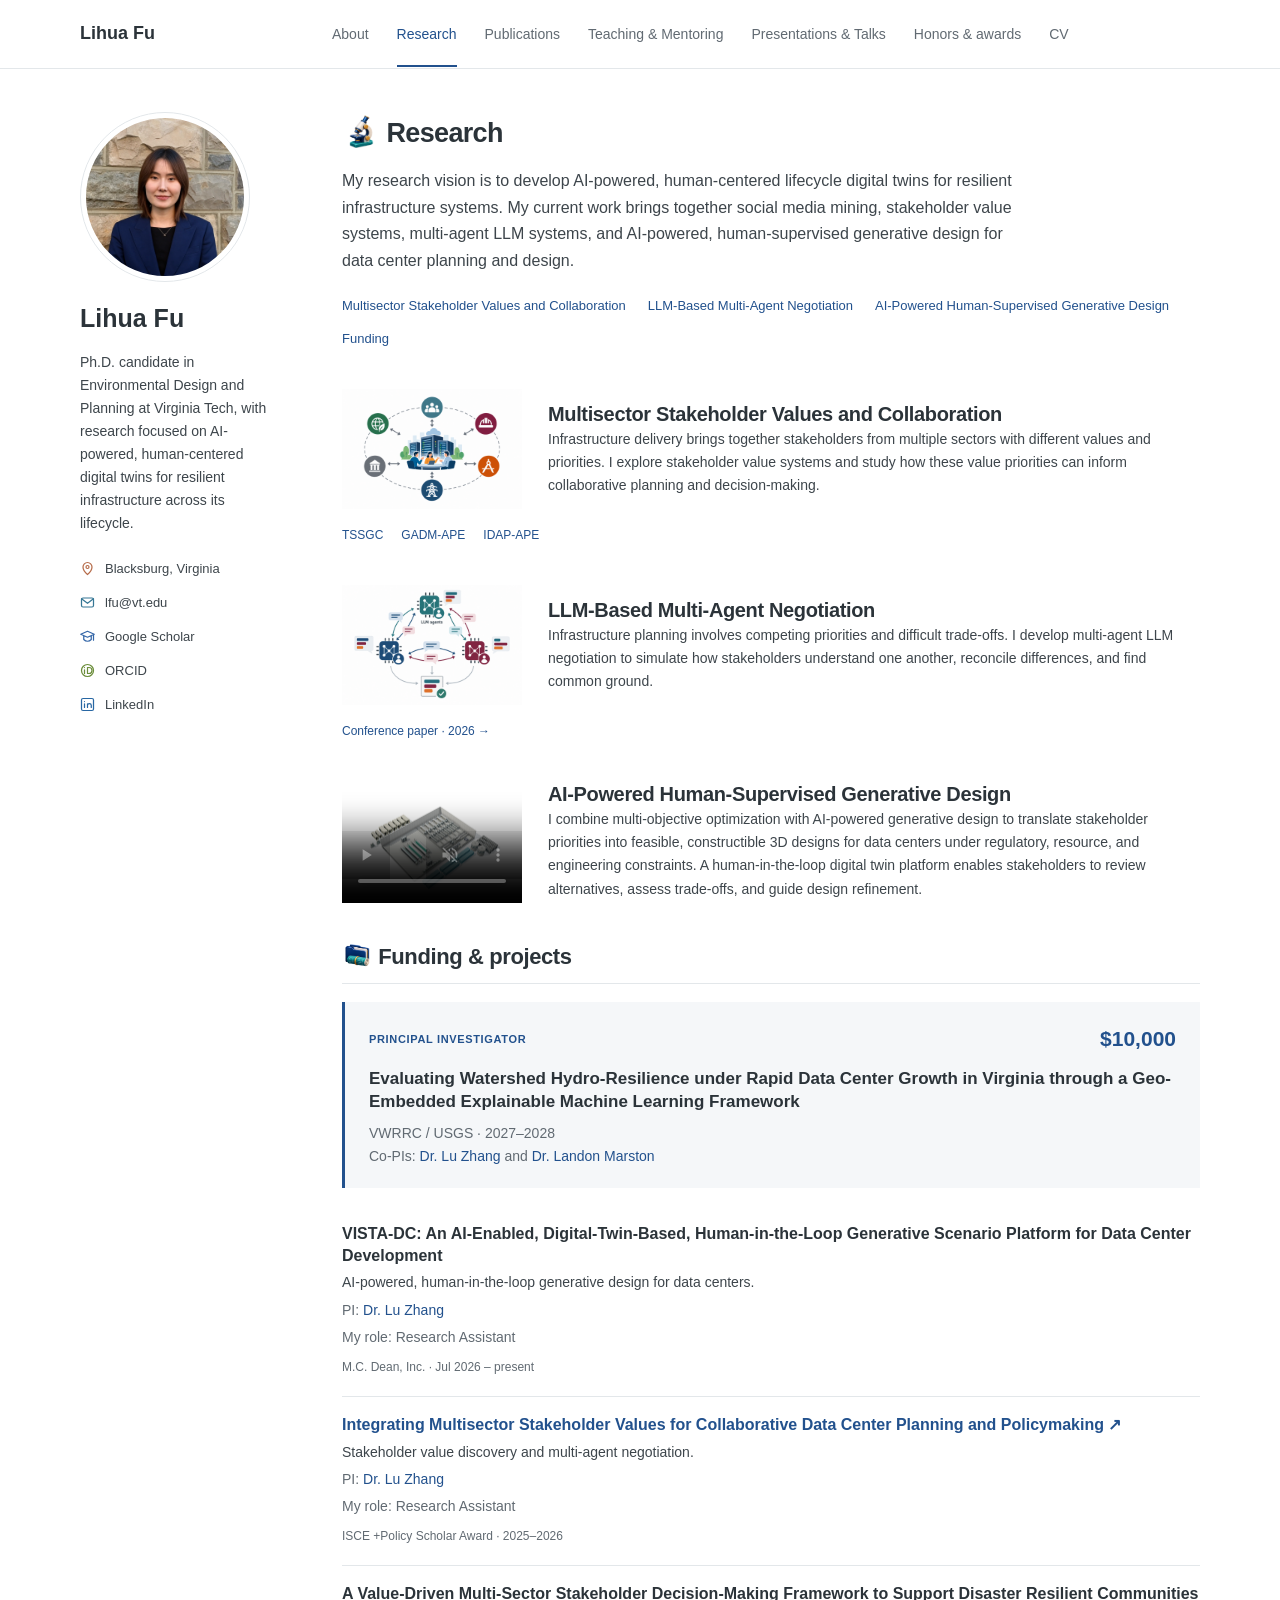
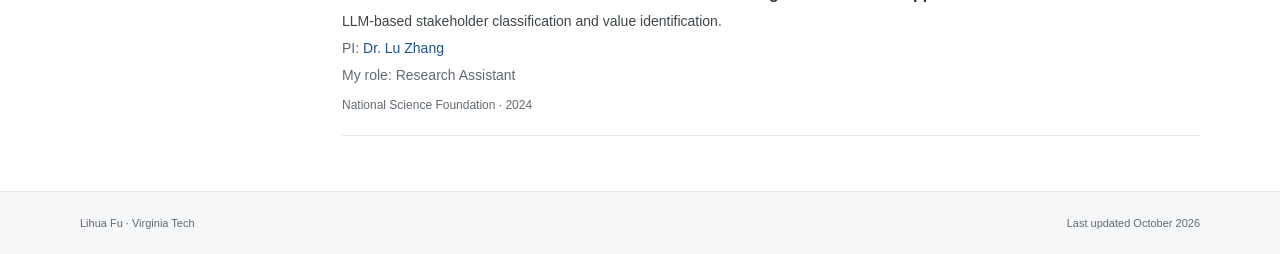
<file: research.html>
<!DOCTYPE html>

<html lang="en">
<head>
<meta charset="utf-8"/>
<meta content="width=device-width, initial-scale=1" name="viewport"/>
<title>Research — Lihua Fu</title>
<meta content="Research by Lihua Fu on value-aware digital twins: identifying stakeholder values, simulating negotiation, and generating infrastructure designs for human review." name="description"/>
<meta content="light dark" name="color-scheme"/>
<!-- TODO(domain): Replace the local preview origin after Lihua supplies a public domain. See README.md. -->
<link href="https://lfu172.github.io/research.html" rel="canonical"/>
<meta content="website" property="og:type"/>
<meta content="Lihua Fu" property="og:site_name"/>
<meta content="Research — Lihua Fu" property="og:title"/>
<meta content="Research by Lihua Fu on value-aware digital twins: identifying stakeholder values, simulating negotiation, and generating infrastructure designs for human review." property="og:description"/>
<meta content="https://lfu172.github.io/research.html" property="og:url"/>
<meta content="https://lfu172.github.io/assets/img/profile-stone-retouched-20261119.jpg" property="og:image"/>
<meta content="Portrait of Lihua Fu" property="og:image:alt"/>
<meta content="summary" name="twitter:card"/>
<meta content="Research — Lihua Fu" name="twitter:title"/>
<meta content="Research by Lihua Fu on value-aware digital twins: identifying stakeholder values, simulating negotiation, and generating infrastructure designs for human review." name="twitter:description"/>
<meta content="https://lfu172.github.io/assets/img/profile-stone-retouched-20261119.jpg" name="twitter:image"/>
<meta content="Portrait of Lihua Fu" name="twitter:image:alt"/>
<link href="assets/favicon.svg" rel="icon" type="image/svg+xml"/>
<link href="style.css?v=20261017-color-icons" rel="stylesheet"/>
</head>
<body>
<a class="skip-link" href="#main">Skip to content</a>
<header class="site-header"><div class="header-inner"><a class="site-name" href="index.html?v=20261017-nav-refresh">Lihua Fu</a><nav aria-label="Main navigation"><ul class="nav-list"><li><a href="index.html?v=20261017-nav-refresh">About</a></li><li><a aria-current="page" href="research.html?v=20261017-nav-refresh">Research</a></li><li><a href="publications.html?v=20261017-nav-refresh">Publications</a></li><li><a href="teaching.html?v=20261017-nav-refresh">Teaching &amp; Mentoring</a></li><li><a href="service.html?v=20261017-nav-refresh">Presentations &amp; Talks</a></li><li><a href="honors.html?v=20261017-nav-refresh">Honors &amp; awards</a></li><li><a href="cv.html?v=20261017-nav-refresh">CV</a></li></ul></nav></div></header>
<div class="page-layout">
<aside aria-label="About Lihua Fu" class="profile">
<a aria-label="Lihua Fu — home" class="portrait" href="index.html?v=20261017-nav-refresh"><picture><source srcset="assets/img/profile-stone-retouched-20261119.webp" type="image/webp"/><img alt="Portrait of Lihua Fu" decoding="async" fetchpriority="high" height="300" src="assets/img/profile-stone-retouched-20261119.jpg" width="300"/></picture></a>
<div class="profile-bio"><a class="profile-name" href="index.html?v=20261017-nav-refresh">Lihua Fu</a><p>Ph.D. candidate in Environmental Design and Planning at Virginia Tech, with research focused on AI-powered, human-centered digital twins for resilient infrastructure across its lifecycle.</p></div>
<ul class="profile-links">
<li><svg aria-hidden="true" class="icon" viewbox="0 0 20 20"><path d="M16 8c0 5-6 10-6 10S4 13 4 8a6 6 0 1 1 12 0Z"></path><circle cx="10" cy="8" r="2"></circle></svg><span>Blacksburg, Virginia</span></li>
<li><a href="mailto:lfu@vt.edu"><svg aria-hidden="true" class="icon" viewbox="0 0 20 20"><rect height="12" rx="2" width="16" x="2" y="4"></rect><path d="m2 5 8 6 8-6"></path></svg><span>lfu@vt.edu</span></a></li>
<li><a href="https://scholar.google.com/citations?user=NHwRQJ0AAAAJ&amp;hl=en&amp;inst=1381320739207392350" rel="noopener noreferrer" target="_blank"><svg aria-hidden="true" class="icon" viewbox="0 0 20 20"><path d="m1 7 9-4 9 4-9 4-9-4Zm4 2v5c3 3 7 3 10 0V9M18 8v7"></path></svg><span>Google Scholar</span></a></li>
<li><a href="https://orcid.org/0000-0002-0481-0997" rel="noopener noreferrer" target="_blank"><svg aria-hidden="true" class="icon" viewbox="0 0 20 20"><circle cx="10" cy="10" r="8"></circle><path d="M6 9v5M6 6v.1M10 6v8h2a4 4 0 0 0 0-8h-2Z"></path></svg><span>ORCID</span></a></li>
<li><a href="https://www.linkedin.com/in/lihua-fu-93403728b" rel="noopener noreferrer" target="_blank"><svg aria-hidden="true" class="icon" viewbox="0 0 20 20"><rect height="16" rx="2" width="16" x="2" y="2"></rect><path d="M6 9v5M6 6v.1M10 14V9m0 2c0-3 5-3 5 0v3"></path></svg><span>LinkedIn</span></a></li>
</ul>
</aside>
<main id="main" tabindex="-1">
<header class="page-intro"><h1><span aria-hidden="true" class="heading-art heading-art-1"></span>Research</h1><p>My research vision is to develop AI-powered, human-centered lifecycle digital twins for resilient infrastructure systems. My current work brings together social media mining, stakeholder value systems, multi-agent LLM systems, and AI-powered, human-supervised generative design for data center planning and design.</p><nav aria-label="Research sections" class="page-jump"><a href="#perception">Multisector Stakeholder Values and Collaboration</a><a href="#cognitive">LLM-Based Multi-Agent Negotiation</a><a href="#actuation">AI-Powered Human-Supervised Generative Design</a><a href="#funding">Funding</a></nav></header>
<section aria-labelledby="perception-title" class="section research-layer" id="perception"><div class="research-theme-row"><a class="research-thumbnail" href="assets/img/stakeholder-collaboration-refined.png" rel="noopener" target="_blank"><img alt="Multiple stakeholder sectors around data center development" decoding="async" height="640" loading="lazy" src="assets/img/stakeholder-collaboration-refined.png" width="960"/></a><div class="research-copy"><h2 id="perception-title">Multisector Stakeholder Values and Collaboration</h2><p>Infrastructure delivery brings together stakeholders from multiple sectors with different values and priorities. I explore stakeholder value systems and study how these value priorities can inform collaborative planning and decision-making.</p></div></div>
<p class="related-links"><a href="publications.html?v=20261017-nav-refresh#tssgc">TSSGC</a><a href="publications.html?v=20261017-nav-refresh#gadm-ape">GADM-APE</a><a href="publications.html?v=20261017-nav-refresh#idap-ape">IDAP-APE</a></p>
</section>
<section aria-labelledby="cognitive-title" class="section research-layer" id="cognitive"><div class="research-theme-row"><a class="research-thumbnail" href="assets/img/llm-negotiation-refined.png" rel="noopener" target="_blank"><img alt="Stakeholders exchanging perspectives through an LLM" decoding="async" height="640" loading="lazy" src="assets/img/llm-negotiation-refined.png" width="960"/></a><div class="research-copy"><h2 id="cognitive-title">LLM-Based Multi-Agent Negotiation</h2><p>Infrastructure planning involves competing priorities and difficult trade-offs. I develop multi-agent LLM negotiation to simulate how stakeholders understand one another, reconcile differences, and find common ground.</p></div></div>
<p class="related-links"><a href="publications.html?v=20261017-nav-refresh#negotiation-2026">Conference paper · 2026 →</a></p>
</section>
<section aria-labelledby="actuation-title" class="section research-layer" id="actuation"><div class="research-theme-row"><div class="research-thumbnail"><video aria-label="Data center model with slow rotation and zoom" autoplay="" class="model-motion" controls="" height="600" loop="" muted="" playsinline="" poster="assets/img/data-center-tier4-12mw.jpg" preload="metadata" width="960"><source src="assets/video/data-center-rotation.mp4" type="video/mp4"/></video></div><div class="research-copy"><h2 id="actuation-title">AI-Powered Human-Supervised Generative Design</h2><p>I combine multi-objective optimization with AI-powered generative design to translate stakeholder priorities into feasible, constructible 3D designs for data centers under regulatory, resource, and engineering constraints. A human-in-the-loop digital twin platform enables stakeholders to review alternatives, assess trade-offs, and guide design refinement.</p></div></div>
</section>
<section aria-labelledby="funding-title" class="section" id="funding"><h2 id="funding-title"><span aria-hidden="true" class="heading-art heading-art-6"></span>Funding &amp; projects</h2>
<article class="grant-feature" id="watershed"><div class="grant-heading"><span class="eyebrow">Principal Investigator</span><strong>$10,000</strong></div><h3>Evaluating Watershed Hydro-Resilience under Rapid Data Center Growth in Virginia through a Geo-Embedded Explainable Machine Learning Framework</h3><p class="small muted">VWRRC / USGS · 2027–2028<br/>Co-PIs: <a href="https://lu-zhang-academic.regalkoala512.chatgpt.site/" rel="noopener noreferrer" target="_blank">Dr. Lu Zhang</a> and <a href="https://marstonresearchgroup.com/team/" rel="noopener noreferrer" target="_blank">Dr. Landon Marston</a></p></article>
<ul class="project-list"><li id="vista-dc"><h3>VISTA-DC: An AI-Enabled, Digital-Twin-Based, Human-in-the-Loop Generative Scenario Platform for Data Center Development</h3><p>AI-powered, human-in-the-loop generative design for data centers.</p><p class="work-meta">PI: <a href="https://lu-zhang-academic.regalkoala512.chatgpt.site/" rel="noopener noreferrer" target="_blank">Dr. Lu Zhang</a></p><p class="work-meta">My role: Research Assistant</p><span class="work-meta">M.C. Dean, Inc. · Jul 2026 – present</span></li><li><h3><a href="https://policy.isce.vt.edu/research/25-26-policy-research-cohort.html" rel="noopener noreferrer" target="_blank">Integrating Multisector Stakeholder Values for Collaborative Data Center Planning and Policymaking ↗</a></h3><p>Stakeholder value discovery and multi-agent negotiation.</p><p class="work-meta">PI: <a href="https://lu-zhang-academic.regalkoala512.chatgpt.site/" rel="noopener noreferrer" target="_blank">Dr. Lu Zhang</a></p><p class="work-meta">My role: Research Assistant</p><span class="work-meta">ISCE +Policy Scholar Award · 2025–2026</span></li><li><h3>A Value-Driven Multi-Sector Stakeholder Decision-Making Framework to Support Disaster Resilient Communities</h3><p>LLM-based stakeholder classification and value identification.</p><p class="work-meta">PI: <a href="https://lu-zhang-academic.regalkoala512.chatgpt.site/" rel="noopener noreferrer" target="_blank">Dr. Lu Zhang</a></p><p class="work-meta">My role: Research Assistant</p><span class="work-meta">National Science Foundation · 2024</span></li></ul>
</section>
</main>
</div>
<footer class="site-footer"><div><span>Lihua Fu · Virginia Tech</span><span>Last updated October 2026</span></div></footer>
<script defer="" src="model-motion.js"></script></body>
</html>
</file>
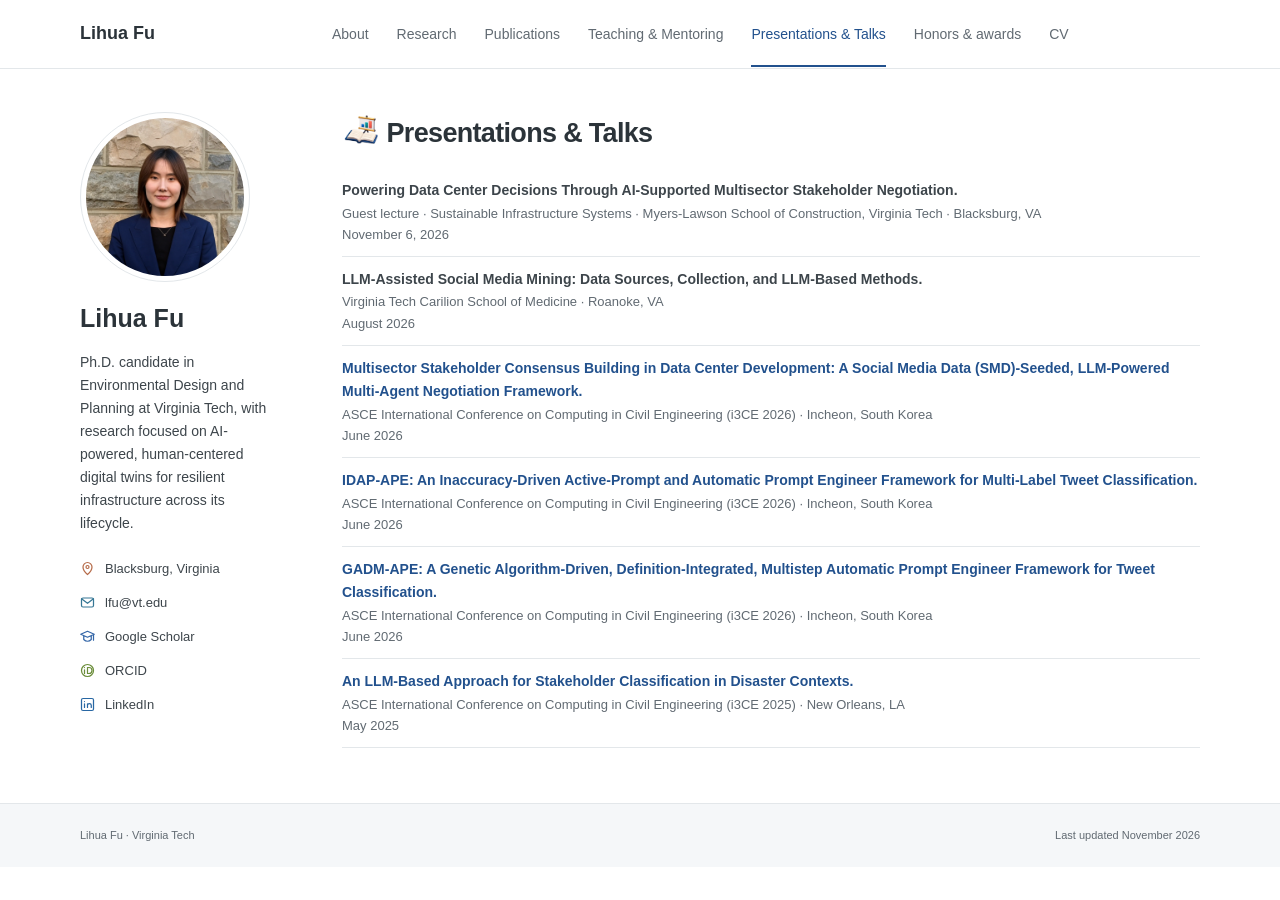
<file: service.html>
<!DOCTYPE html>

<html lang="en">
<head>
<meta charset="utf-8"/>
<meta content="width=device-width, initial-scale=1" name="viewport"/>
<title>Presentations &amp; Talks — Lihua Fu</title>
<meta content="Presentations and talks by Lihua Fu." name="description"/>
<meta content="light dark" name="color-scheme"/>
<!-- TODO(domain): Replace the local preview origin after Lihua supplies a public domain. See README.md. -->
<link href="https://lfu172.github.io/service.html" rel="canonical"/>
<meta content="website" property="og:type"/>
<meta content="Lihua Fu" property="og:site_name"/>
<meta content="Presentations &amp; Talks — Lihua Fu" property="og:title"/>
<meta content="Presentations and talks by Lihua Fu." property="og:description"/>
<meta content="https://lfu172.github.io/service.html" property="og:url"/>
<meta content="https://lfu172.github.io/assets/img/profile-stone-retouched-20261119.jpg" property="og:image"/>
<meta content="Portrait of Lihua Fu" property="og:image:alt"/>
<meta content="summary" name="twitter:card"/>
<meta content="Presentations &amp; Talks — Lihua Fu" name="twitter:title"/>
<meta content="Presentations and talks by Lihua Fu." name="twitter:description"/>
<meta content="https://lfu172.github.io/assets/img/profile-stone-retouched-20261119.jpg" name="twitter:image"/>
<meta content="Portrait of Lihua Fu" name="twitter:image:alt"/>
<link href="assets/favicon.svg" rel="icon" type="image/svg+xml"/>
<link href="style.css?v=20261017-color-icons" rel="stylesheet"/>
</head>
<body>
<a class="skip-link" href="#main">Skip to content</a>
<header class="site-header"><div class="header-inner"><a class="site-name" href="index.html?v=20261017-nav-refresh">Lihua Fu</a><nav aria-label="Main navigation"><ul class="nav-list"><li><a href="index.html?v=20261017-nav-refresh">About</a></li><li><a href="research.html?v=20261017-nav-refresh">Research</a></li><li><a href="publications.html?v=20261017-nav-refresh">Publications</a></li><li><a href="teaching.html?v=20261017-nav-refresh">Teaching &amp; Mentoring</a></li><li><a aria-current="page" href="service.html?v=20261017-nav-refresh">Presentations &amp; Talks</a></li><li><a href="honors.html?v=20261017-nav-refresh">Honors &amp; awards</a></li><li><a href="cv.html?v=20261017-nav-refresh">CV</a></li></ul></nav></div></header>
<div class="page-layout">
<aside aria-label="About Lihua Fu" class="profile">
<a aria-label="Lihua Fu — home" class="portrait" href="index.html?v=20261017-nav-refresh"><picture><source srcset="assets/img/profile-stone-retouched-20261119.webp" type="image/webp"/><img alt="Portrait of Lihua Fu" decoding="async" fetchpriority="high" height="300" src="assets/img/profile-stone-retouched-20261119.jpg" width="300"/></picture></a>
<div class="profile-bio"><a class="profile-name" href="index.html?v=20261017-nav-refresh">Lihua Fu</a><p>Ph.D. candidate in Environmental Design and Planning at Virginia Tech, with research focused on AI-powered, human-centered digital twins for resilient infrastructure across its lifecycle.</p></div>
<ul class="profile-links">
<li><svg aria-hidden="true" class="icon" viewbox="0 0 20 20"><path d="M16 8c0 5-6 10-6 10S4 13 4 8a6 6 0 1 1 12 0Z"></path><circle cx="10" cy="8" r="2"></circle></svg><span>Blacksburg, Virginia</span></li>
<li><a href="mailto:lfu@vt.edu"><svg aria-hidden="true" class="icon" viewbox="0 0 20 20"><rect height="12" rx="2" width="16" x="2" y="4"></rect><path d="m2 5 8 6 8-6"></path></svg><span>lfu@vt.edu</span></a></li>
<li><a href="https://scholar.google.com/citations?user=NHwRQJ0AAAAJ&amp;hl=en&amp;inst=1381320739207392350" rel="noopener noreferrer" target="_blank"><svg aria-hidden="true" class="icon" viewbox="0 0 20 20"><path d="m1 7 9-4 9 4-9 4-9-4Zm4 2v5c3 3 7 3 10 0V9M18 8v7"></path></svg><span>Google Scholar</span></a></li>
<li><a href="https://orcid.org/0000-0002-0481-0997" rel="noopener noreferrer" target="_blank"><svg aria-hidden="true" class="icon" viewbox="0 0 20 20"><circle cx="10" cy="10" r="8"></circle><path d="M6 9v5M6 6v.1M10 6v8h2a4 4 0 0 0 0-8h-2Z"></path></svg><span>ORCID</span></a></li>
<li><a href="https://www.linkedin.com/in/lihua-fu-93403728b" rel="noopener noreferrer" target="_blank"><svg aria-hidden="true" class="icon" viewbox="0 0 20 20"><rect height="16" rx="2" width="16" x="2" y="2"></rect><path d="M6 9v5M6 6v.1M10 14V9m0 2c0-3 5-3 5 0v3"></path></svg><span>LinkedIn</span></a></li>
</ul>
</aside>
<main id="main" tabindex="-1">
<header class="page-intro"><h1><span aria-hidden="true" class="heading-art heading-art-4"></span>Presentations &amp; Talks</h1></header>
<ul class="record-list">
<li><strong>Powering Data Center Decisions Through AI-Supported Multisector Stakeholder Negotiation.</strong><span>Guest lecture · Sustainable Infrastructure Systems · Myers-Lawson School of Construction, Virginia Tech · Blacksburg, VA</span><span>November 6, 2026</span></li>
<li><strong>LLM-Assisted Social Media Mining: Data Sources, Collection, and LLM-Based Methods.</strong><span>Virginia Tech Carilion School of Medicine · Roanoke, VA</span><span>August 2026</span></li>
<li><strong><a href="publications.html?v=20261017-nav-refresh#negotiation-2026">Multisector Stakeholder Consensus Building in Data Center Development: A Social Media Data (SMD)-Seeded, LLM-Powered Multi-Agent Negotiation Framework.</a></strong><span>ASCE International Conference on Computing in Civil Engineering (i3CE 2026) · Incheon, South Korea</span><span>June 2026</span></li>
<li><strong><a href="publications.html?v=20261017-nav-refresh#idap-ape-i3ce">IDAP-APE: An Inaccuracy-Driven Active-Prompt and Automatic Prompt Engineer Framework for Multi-Label Tweet Classification.</a></strong><span>ASCE International Conference on Computing in Civil Engineering (i3CE 2026) · Incheon, South Korea</span><span>June 2026</span></li>
<li><strong><a href="publications.html?v=20261017-nav-refresh#gadm-ape-i3ce">GADM-APE: A Genetic Algorithm-Driven, Definition-Integrated, Multistep Automatic Prompt Engineer Framework for Tweet Classification.</a></strong><span>ASCE International Conference on Computing in Civil Engineering (i3CE 2026) · Incheon, South Korea</span><span>June 2026</span></li>
<li><strong><a href="publications.html?v=20261017-nav-refresh#stakeholder-i3ce-2025">An LLM-Based Approach for Stakeholder Classification in Disaster Contexts.</a></strong><span>ASCE International Conference on Computing in Civil Engineering (i3CE 2025) · New Orleans, LA</span><span>May 2025</span></li>
</ul>
</main>
</div>
<footer class="site-footer"><div><span>Lihua Fu · Virginia Tech</span><span>Last updated November 2026</span></div></footer>
</body>
</html>
</file>
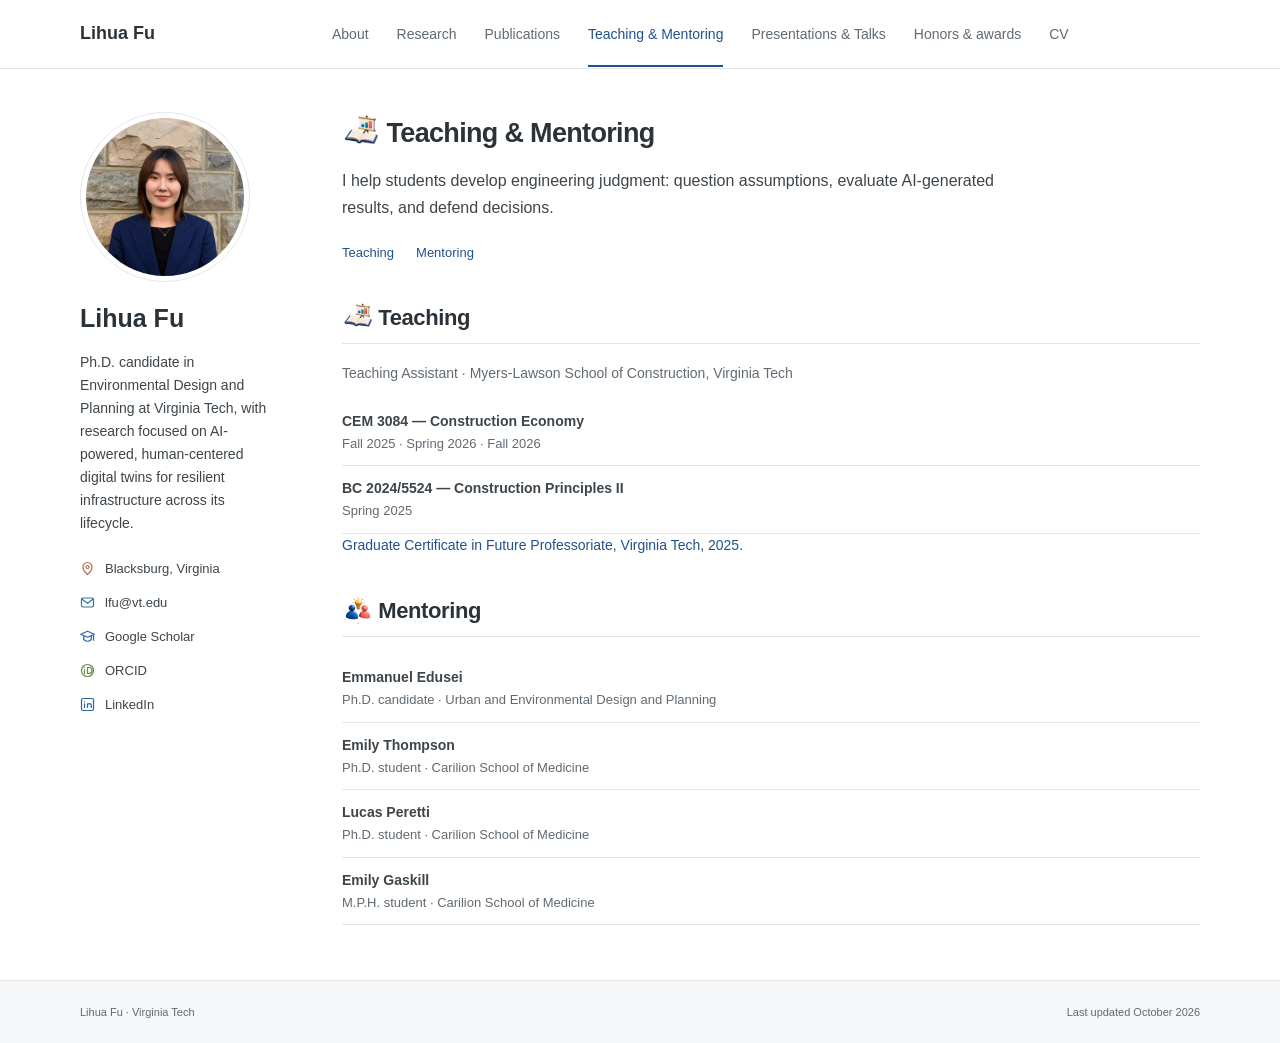
<file: teaching.html>
<!DOCTYPE html>

<html lang="en">
<head>
<meta charset="utf-8"/>
<meta content="width=device-width, initial-scale=1" name="viewport"/>
<title>Teaching &amp; Mentoring — Lihua Fu</title>
<meta content="Teaching and graduate research mentoring by Lihua Fu at Virginia Tech." name="description"/>
<meta content="light dark" name="color-scheme"/>
<!-- TODO(domain): Replace the local preview origin after Lihua supplies a public domain. See README.md. -->
<link href="https://lfu172.github.io/teaching.html" rel="canonical"/>
<meta content="website" property="og:type"/>
<meta content="Lihua Fu" property="og:site_name"/>
<meta content="Teaching &amp; Mentoring — Lihua Fu" property="og:title"/>
<meta content="Teaching and graduate research mentoring by Lihua Fu at Virginia Tech." property="og:description"/>
<meta content="https://lfu172.github.io/teaching.html" property="og:url"/>
<meta content="https://lfu172.github.io/assets/img/profile-stone-retouched-20261119.jpg" property="og:image"/>
<meta content="Portrait of Lihua Fu" property="og:image:alt"/>
<meta content="summary" name="twitter:card"/>
<meta content="Teaching &amp; Mentoring — Lihua Fu" name="twitter:title"/>
<meta content="Teaching and graduate research mentoring by Lihua Fu at Virginia Tech." name="twitter:description"/>
<meta content="https://lfu172.github.io/assets/img/profile-stone-retouched-20261119.jpg" name="twitter:image"/>
<meta content="Portrait of Lihua Fu" name="twitter:image:alt"/>
<link href="assets/favicon.svg" rel="icon" type="image/svg+xml"/>
<link href="style.css?v=20261017-color-icons" rel="stylesheet"/>
</head>
<body>
<a class="skip-link" href="#main">Skip to content</a>
<header class="site-header"><div class="header-inner"><a class="site-name" href="index.html?v=20261017-nav-refresh">Lihua Fu</a><nav aria-label="Main navigation"><ul class="nav-list"><li><a href="index.html?v=20261017-nav-refresh">About</a></li><li><a href="research.html?v=20261017-nav-refresh">Research</a></li><li><a href="publications.html?v=20261017-nav-refresh">Publications</a></li><li><a aria-current="page" href="teaching.html?v=20261017-nav-refresh">Teaching &amp; Mentoring</a></li><li><a href="service.html?v=20261017-nav-refresh">Presentations &amp; Talks</a></li><li><a href="honors.html?v=20261017-nav-refresh">Honors &amp; awards</a></li><li><a href="cv.html?v=20261017-nav-refresh">CV</a></li></ul></nav></div></header>
<div class="page-layout">
<aside aria-label="About Lihua Fu" class="profile">
<a aria-label="Lihua Fu — home" class="portrait" href="index.html?v=20261017-nav-refresh"><picture><source srcset="assets/img/profile-stone-retouched-20261119.webp" type="image/webp"/><img alt="Portrait of Lihua Fu" decoding="async" fetchpriority="high" height="300" src="assets/img/profile-stone-retouched-20261119.jpg" width="300"/></picture></a>
<div class="profile-bio"><a class="profile-name" href="index.html?v=20261017-nav-refresh">Lihua Fu</a><p>Ph.D. candidate in Environmental Design and Planning at Virginia Tech, with research focused on AI-powered, human-centered digital twins for resilient infrastructure across its lifecycle.</p></div>
<ul class="profile-links">
<li><svg aria-hidden="true" class="icon" viewbox="0 0 20 20"><path d="M16 8c0 5-6 10-6 10S4 13 4 8a6 6 0 1 1 12 0Z"></path><circle cx="10" cy="8" r="2"></circle></svg><span>Blacksburg, Virginia</span></li>
<li><a href="mailto:lfu@vt.edu"><svg aria-hidden="true" class="icon" viewbox="0 0 20 20"><rect height="12" rx="2" width="16" x="2" y="4"></rect><path d="m2 5 8 6 8-6"></path></svg><span>lfu@vt.edu</span></a></li>
<li><a href="https://scholar.google.com/citations?user=NHwRQJ0AAAAJ&amp;hl=en&amp;inst=1381320739207392350" rel="noopener noreferrer" target="_blank"><svg aria-hidden="true" class="icon" viewbox="0 0 20 20"><path d="m1 7 9-4 9 4-9 4-9-4Zm4 2v5c3 3 7 3 10 0V9M18 8v7"></path></svg><span>Google Scholar</span></a></li>
<li><a href="https://orcid.org/0000-0002-0481-0997" rel="noopener noreferrer" target="_blank"><svg aria-hidden="true" class="icon" viewbox="0 0 20 20"><circle cx="10" cy="10" r="8"></circle><path d="M6 9v5M6 6v.1M10 6v8h2a4 4 0 0 0 0-8h-2Z"></path></svg><span>ORCID</span></a></li>
<li><a href="https://www.linkedin.com/in/lihua-fu-93403728b" rel="noopener noreferrer" target="_blank"><svg aria-hidden="true" class="icon" viewbox="0 0 20 20"><rect height="16" rx="2" width="16" x="2" y="2"></rect><path d="M6 9v5M6 6v.1M10 14V9m0 2c0-3 5-3 5 0v3"></path></svg><span>LinkedIn</span></a></li>
</ul>
</aside>
<main id="main" tabindex="-1">
<header class="page-intro"><h1><span aria-hidden="true" class="heading-art heading-art-4"></span>Teaching &amp; Mentoring</h1><p>I help students develop engineering judgment: question assumptions, evaluate AI-generated results, and defend decisions.</p><nav aria-label="Teaching sections" class="page-jump"><a href="#teaching">Teaching</a><a href="#mentoring">Mentoring</a></nav></header>
<section aria-labelledby="teaching-title" class="section" id="teaching"><h2 id="teaching-title"><span aria-hidden="true" class="heading-art heading-art-4"></span>Teaching</h2><p class="small muted">Teaching Assistant · Myers-Lawson School of Construction, Virginia Tech</p><ul class="record-list"><li><strong>CEM 3084 — Construction Economy</strong><span>Fall 2025 · Spring 2026 · Fall 2026</span></li><li><strong>BC 2024/5524 — Construction Principles II</strong><span>Spring 2025</span></li></ul>
<p class="small muted"><a href="assets/docs/Fu_Lihua_Certificate_FutureProfessoriate.pdf" target="_blank" rel="noopener">Graduate Certificate in Future Professoriate, Virginia Tech, 2025.</a></p>
</section>
<section aria-labelledby="mentoring-title" class="section" id="mentoring"><h2 id="mentoring-title"><span aria-hidden="true" class="heading-art heading-art-5"></span>Mentoring</h2><ul class="record-list"><li><strong>Emmanuel Edusei</strong><span>Ph.D. candidate · Urban and Environmental Design and Planning</span></li><li><strong>Emily Thompson</strong><span>Ph.D. student · Carilion School of Medicine</span></li><li><strong>Lucas Peretti</strong><span>Ph.D. student · Carilion School of Medicine</span></li><li><strong>Emily Gaskill</strong><span>M.P.H. student · Carilion School of Medicine</span></li></ul></section>
</main>
</div>
<footer class="site-footer"><div><span>Lihua Fu · Virginia Tech</span><span>Last updated October 2026</span></div></footer>
</body>
</html>
</file>
<file: style.css>
/* Self-hosted academic profile. No framework, fonts, or external resources. */
:root {
  --paper: #fff; --ink: #3d454b; --heading: #2b3339;
  --link: #22518d; --muted: #616a72; --line: #e3e7ea;
  --wash: #f5f7f9; --accent: #861f41; --tint: #edf3f8;
  --font: "Trebuchet MS", -apple-system, BlinkMacSystemFont, "Segoe UI", Helvetica, Arial, sans-serif;
  color-scheme: light dark;
}
@media (prefers-color-scheme: dark) {
  :root { --paper: #191c20; --ink: #d5dae0; --heading: #f0f2f5;
    --link: #98bee9; --muted: #aab4bf; --line: #353d47;
    --wash: #222830; --accent: #eea7bf; --tint: #263446; }
}
* { box-sizing: border-box; }
html { scroll-padding-top: 100px; }
body { margin: 0; color: var(--ink); background: var(--paper); font: 16px/1.65 var(--font); -webkit-font-smoothing: antialiased; }
a { color: var(--link); text-decoration: none; text-underline-offset: 3px; }
a:hover { text-decoration: underline; }
a:focus-visible, summary:focus-visible, video:focus-visible, [tabindex]:focus-visible { outline: 3px solid var(--link); outline-offset: 4px; }
::selection { background: var(--link); color: var(--paper); }
h1, h2, h3 { color: var(--heading); line-height: 1.35; font-weight: 700; }
h1 { font-size: 27px; margin: 0 0 17px; letter-spacing: -.025em; }
h2 { font-size: 22px; margin: 0; letter-spacing: -.018em; }
h3 { font-size: 17px; margin: 0 0 8px; }
p { margin: 0 0 14px; }
p:last-child { margin-bottom: 0; }
strong { font-weight: 700; }
img { display: block; width: 100%; height: auto; }
ul { padding-left: 22px; }
li + li { margin-top: 8px; }
figure { margin: 20px 0; }
figcaption { display: flex; justify-content: space-between; align-items: baseline; gap: 18px; color: var(--muted); font-size: 12px; line-height: 1.6; margin-top: 9px; }
figcaption a { flex-shrink: 0; }
.small { font-size: 14px; }
.muted { color: var(--muted); }
.skip-link { position: absolute; z-index: 30; top: -100px; left: 20px; padding: 8px 15px; background: var(--paper); border: 2px solid var(--link); }
.skip-link:focus { top: 12px; }
.site-header { background: var(--paper); border-bottom: 1px solid var(--line); position: sticky; top: 0; z-index: 20; }
.header-inner { width: min(1120px, calc(100% - 48px)); margin: auto; display: flex; align-items: center; gap: 58px; min-height: 68px; }
.site-name { flex: 0 0 194px; font-weight: 700; color: var(--heading); font-size: 18px; }
.nav-list { display: flex; flex-wrap: wrap; align-items: center; gap: 28px; margin: 0; padding: 0; list-style: none; }
.nav-list li + li { margin: 0; }
.nav-list a { display: inline-block; padding: 22px 0 19px; color: var(--muted); font-size: 14px; border-bottom: 2px solid transparent; }
.nav-list a[aria-current="page"] { color: var(--link); border-color: var(--link); }
.page-layout { width: min(1120px, calc(100% - 48px)); margin: 43px auto 0; display: grid; grid-template-columns: 202px minmax(0, 1fr); gap: 60px; align-items: start; }
.profile { position: sticky; top: 105px; font-size: 14px; line-height: 1.65; }
.portrait { display: block; width: 170px; height: 170px; margin-bottom: 20px; padding: 5px; border: 1px solid var(--line); border-radius: 50%; }
.portrait img { border-radius: 50%; }
.profile-name { display: block; color: var(--heading); font-size: 25px; font-weight: 700; line-height: 1.3; margin-bottom: 16px; }
.profile p { margin-bottom: 12px; }
.profile-role { color: var(--heading); margin-bottom: 2px !important; }
.profile-interests { color: var(--muted); font-size: 13px; }
.profile-links { margin: 21px 0 0; padding: 0; list-style: none; font-size: 13px; }
.profile-links li, .profile-links a { display: flex; align-items: center; gap: 10px; }
.profile-links li { min-height: 25px; }
.profile-links li + li { margin-top: 9px; }
.profile-links a { color: var(--ink); }
.profile-links a:hover { color: var(--link); }
.icon { width: 15px; height: 15px; flex: none; fill: none; stroke: currentColor; stroke-width: 1.5; stroke-linecap: round; stroke-linejoin: round; }
main { min-width: 0; }
.about p, .page-intro > p, .research-layer > p { max-width: 76ch; }
.section { margin-top: 37px; }
.section > h2, .section-heading, .publication-group > h2 { border-bottom: 1px solid var(--line); padding-bottom: 10px; margin-bottom: 18px; }
.section-heading { display: flex; align-items: baseline; justify-content: space-between; gap: 16px; }
.text-link { font-size: 12px; white-space: nowrap; }
.section-intro { font-size: 15px; }
.news-list { list-style: none; margin: 0; padding: 0; font-size: 14px; line-height: 1.65; }
.news-list li { display: grid; grid-template-columns: 70px 1fr; gap: 14px; margin: 0 0 10px; }
.news-list time { color: var(--muted); font-size: 13px; font-variant-numeric: tabular-nums; }
.status { display: inline-block; padding: 1px 6px; border-radius: 3px; background: var(--tint); color: var(--link); font-size: 11px; font-weight: 700; margin-right: 4px; vertical-align: baseline; white-space: nowrap; }
.research-strip { display: grid; grid-template-columns: repeat(3,1fr); list-style: none; margin: 20px 0; padding: 0; border: 1px solid var(--line); border-radius: 3px; }
.research-strip li + li { margin: 0; border-left: 1px solid var(--line); }
.research-strip a { display: grid; gap: 4px; padding: 14px 16px; }
.research-strip span { color: var(--muted); font-size: 10px; letter-spacing: .1em; }
.research-strip strong { font-size: 14px; }
.research-strip small { color: var(--muted); font-size: 11px; }
.model-film video, .model-still img { display: block; width: 100%; height: auto; background: #fff; border: 1px solid var(--line); border-radius: 3px; }
.model-still { margin-top: 20px; }
.research-gallery { display: grid; grid-template-columns: repeat(3, minmax(0, 1fr)); gap: 20px; margin: 20px 0 25px; }
.research-gallery figure { margin: 0; }
.research-gallery img { height: 130px; width: 100%; object-fit: contain; background: white; border-radius: 3px; }
.research-gallery a > span { display: block; margin-top: 12px; font-size: 13px; font-weight: 700; }
.research-gallery figcaption { font-size: 11px; margin-top: 3px; }
.illustration-pair { display: flex; justify-content: center; gap: 50px; padding: 15px; background: #fff; border: 1px solid var(--line); border-radius: 3px; }
.illustration-pair img { max-height: 175px; width: 100%; object-fit: contain; }
.illustration-single { display: flex; justify-content: center; padding: 15px; background: #fff; border: 1px solid var(--line); border-radius: 3px; }
.illustration-single img { height: 175px; width: auto; }
.model-film { margin-bottom: 8px; }
.model-film summary { color: var(--link); cursor: pointer; font-size: 13px; }
.selected-work { margin-top: 3px; }
.work-row { display: grid; grid-template-columns: 188px minmax(0,1fr); gap: 24px; align-items: center; padding: 16px 0 23px; }
.work-row + .work-row { border-top: 1px solid var(--line); padding-top: 23px; }
.work-row h3 { font-size: 16px; margin-bottom: 7px; }
.work-row p { font-size: 14px; line-height: 1.6; margin-bottom: 7px; }
.work-meta { color: var(--muted); font-size: 12px; line-height: 1.65; }
.work-thumb { position: relative; display: block; padding: 24px 0 8px; background: var(--wash); border: 1px solid var(--line); border-radius: 3px; }
.venue-label { position: absolute; top: -1px; left: -1px; color: var(--paper); background: var(--link); padding: 3px 9px; font-size: 10px; font-weight: 700; }
.work-thumb svg { display: block; width: 100%; fill: none; stroke: var(--link); stroke-width: 1.4; }
.work-thumb text { fill: var(--ink); stroke: none; text-anchor: middle; font: 10px var(--font); }
.work-thumb.paper-figure { padding: 30px 8px 10px; background: #fff; }
.paper-figure img { width: 100%; height: auto; }
.education-list, .record-list, .honors-list, .project-list { margin: 0; padding: 0; list-style: none; }
.education-list { font-size: 14px; }
.education-list li { display: grid; grid-template-columns: 90px 1fr; gap: 17px; padding: 8px 0; }
.education-list li + li { margin: 0; }
.education-list strong, .education-list div > span { display: block; }
.record-date { color: var(--muted); font-size: 12px; padding-top: 2px; }
.page-jump { display: flex; gap: 12px 22px; flex-wrap: wrap; margin-top: 21px; font-size: 13px; }
.section-number { color: var(--muted); font-size: 13px; font-weight: 400; margin-right: 13px; }
.research-layer h2 { font-size: 21px; }
.research-layer > p { font-size: 15px; }
.value-domains { display: grid; grid-template-columns: repeat(4,1fr); gap: 8px; list-style: none; padding: 0; margin: 0; }
.value-domains li { display: flex; align-items: center; justify-content: center; padding: 15px 8px; min-height: 65px; color: var(--link); background: var(--wash); text-align: center; font-size: 13px; border-top: 2px solid var(--line); }
.value-domains li + li { margin: 0; }
.related-links { display: flex; flex-wrap: wrap; gap: 9px 18px; font-size: 12px !important; margin-top: 14px; }
.negotiation-flow { display: grid; grid-template-columns: repeat(4,1fr); gap: 22px; padding: 0; margin: 0; list-style: none; font-size: 12px; }
.negotiation-flow li { padding: 17px 8px; background: var(--wash); text-align: center; position: relative; display: grid; place-items: center; }
.negotiation-flow li + li { margin: 0; }
.negotiation-flow li:not(:last-child)::after { content: "→"; position: absolute; left: calc(100% + 5px); color: var(--muted); }
.research-illustration { background: white; border: 1px solid var(--line); border-radius: 3px; padding: 18px; }
.research-illustration img { max-height: 220px; object-fit: contain; }
.grant-feature { background: var(--wash); border-left: 3px solid var(--link); padding: 20px 24px; margin: 0 0 18px; }
.grant-heading { display: flex; align-items: center; justify-content: space-between; margin-bottom: 12px; color: var(--link); }
.eyebrow { font-size: 11px; font-weight: 700; letter-spacing: .06em; text-transform: uppercase; }
.grant-heading > strong { font-size: 21px; }
.grant-feature p { font-size: 14px; }
.project-list li { padding: 17px 0; border-bottom: 1px solid var(--line); }
.project-list li + li { margin: 0; }
.project-list h3 { font-size: 16px; margin-bottom: 5px; }
.project-list p { font-size: 14px; margin-bottom: 4px; }
.publication-group { margin-top: 34px; }
.publication-group > h2 { font-size: 20px; }
.publication-list { list-style: none; margin: 0; padding: 0; counter-reset: publication; }
.publication-list > li { position: relative; counter-increment: publication; padding: 0 0 21px 28px; margin: 0 0 18px; border-bottom: 1px solid var(--line); }
.publication-list > li::before { content: counter(publication) "."; position: absolute; left: 0; top: 1px; color: var(--muted); font-size: 12px; }
.citation { font-size: 14px; }
.citation-authors { display: block; margin-bottom: 3px; color: var(--muted); font-size: 12px; }
.citation-authors strong { color: var(--ink); }
.citation-title { display: block; margin-bottom: 4px; color: var(--heading); font-weight: 700; font-size: 14px; line-height: 1.6; }
.citation-venue { font-size: 13px; }
.doi { display: block; width: fit-content; overflow-wrap: anywhere; max-width: 100%; font-size: 12px; margin-top: 4px; }
.record-list li { padding: 11px 0; border-bottom: 1px solid var(--line); font-size: 14px; }
.record-list li + li { margin: 0; }
.record-list strong, .record-list span { display: block; }
.record-list span { color: var(--muted); font-size: 13px; }
.subheading { margin: 24px 0 14px; font-size: 16px; }
.service-list { display: grid; grid-template-columns: 130px minmax(0,1fr); gap: 15px 20px; font-size: 14px; }
.service-list dt { font-weight: 700; }
.service-list dd { margin: 0; }
.honors-list li { display: grid; grid-template-columns: 85px 1fr; gap: 17px; font-size: 14px; }
.honors-list li > span { color: var(--muted); font-size: 12px; padding-top: 2px; }
.site-footer { margin-top: 55px; border-top: 1px solid var(--line); background: var(--wash); }
.site-footer > div { width: min(1120px, calc(100% - 48px)); margin: auto; padding: 22px 0; display: flex; justify-content: space-between; gap: 20px; color: var(--muted); font-size: 11px; }
.visually-hidden { position: absolute; width: 1px; height: 1px; overflow: hidden; clip-path: inset(50%); white-space: nowrap; }
@media (max-width: 960px) {
 .header-inner { gap: 30px; }
 .site-name { flex-basis: 170px; }
 .nav-list { gap: 19px; }
 .page-layout { grid-template-columns: 170px minmax(0,1fr); gap: 35px; }
 .portrait { width: 145px; height: 145px; }
 .work-row { grid-template-columns: 145px minmax(0,1fr); gap: 18px; }
 .research-strip a { padding: 12px 9px; }
 .research-strip strong { font-size: 12px; }
 .research-strip small { font-size: 10px; }
}
@media (max-width: 760px) {
 .research-gallery { gap: 10px; }
 .research-gallery img { height: 83px; }
 .research-gallery a > span { font-size: 11px; line-height: 1.5; }
 .research-gallery figcaption { font-size: 10px; }
 .illustration-pair { gap: 15px; }
 .illustration-pair img { max-height: 120px; }
 html { scroll-padding-top: 25px; }
 body { font-size: 15px; }
 .site-header { position: static; }
 .header-inner { display: block; padding: 15px 0 0; }
 .header-inner, .page-layout, .site-footer > div { width: calc(100% - 36px); }
 .site-name { font-size: 17px; }
 .nav-list { gap: 11px 20px; flex-wrap: wrap; margin-top: 4px; }
 .nav-list a { font-size: 12px; padding: 9px 0; }
 .page-layout { display: block; margin-top: 28px; }
 .profile { position: static; display: grid; grid-template-columns: 102px minmax(0,1fr); gap: 0 22px; padding-bottom: 25px; margin-bottom: 29px; border-bottom: 1px solid var(--line); }
 .portrait { width: 102px; height: 102px; padding: 3px; }
 .profile-bio { font-size: 13px; }
 .profile-name { font-size: 24px; margin-bottom: 7px; }
 .profile-interests { display: none; }
 .profile-links { grid-column: 1 / -1; display: flex; flex-wrap: wrap; gap: 9px 17px; font-size: 12px; margin-top: 9px; }
 .profile-links li + li { margin: 0; }
 .profile-links li:first-child { display: none; }
 .profile-links a { gap: 6px; }
 .profile p { margin-bottom: 5px; }
 h1 { font-size: 25px; }
 h2 { font-size: 21px; }
 .section { margin-top: 31px; }
 .section-heading { flex-wrap: wrap; gap: 5px 14px; }
 .text-link { font-size: 11px; }
 .news-list { font-size: 13px; }
 .news-list li { grid-template-columns: 57px 1fr; gap: 9px; }
 .news-list time { font-size: 12px; }
 .research-strip { grid-template-columns: 1fr; }
 .research-strip li + li { border-left: 0; border-top: 1px solid var(--line); }
 .research-strip a { grid-template-columns: 20px 1fr; column-gap: 12px; padding: 10px 14px; }
 .research-strip span { grid-row: 1 / 3; padding-top: 3px; }
 .research-strip strong { font-size: 13px; }
 .research-strip small { grid-column: 2; font-size: 11px; }
 figcaption { font-size: 11px; gap: 9px; flex-wrap: wrap; }
 .work-row { grid-template-columns: 112px minmax(0,1fr); gap: 16px; align-items: start; }
 .work-row h3 { font-size: 14px; }
 .work-row p { font-size: 12px; }
 .work-meta { font-size: 11px; }
 .selected-work .work-row { grid-template-columns: 1fr; gap: 14px; }
 .selected-work .paper-figure { max-width: 100%; padding-top: 30px; }
 .venue-label { font-size: 8px; padding: 3px 5px; }
 .education-list { font-size: 13px; }
 .education-list li { grid-template-columns: 75px 1fr; gap: 10px; }
 .record-date { font-size: 11px; }
 .value-domains { grid-template-columns: 1fr 1fr; }
 .negotiation-flow { grid-template-columns: 1fr 1fr; gap: 12px; }
 .negotiation-flow li::after { display: none; }
 .grant-feature { padding: 17px; }
 .service-list { grid-template-columns: 1fr; gap: 4px; }
 .service-list dd { margin-bottom: 14px; }
 .honors-list li { grid-template-columns: 69px 1fr; gap: 10px; font-size: 13px; }
 .site-footer { margin-top: 40px; }
 .site-footer > div { flex-wrap: wrap; gap: 8px; }
}
@media print {
 :root { --paper: #fff; --ink: #222; --heading: #111; --link: #224b78; --muted: #555; --line: #ddd; --wash: #f5f5f5; --tint: #f5f5f5; color-scheme: light; }
 @page { margin: 17mm; }
 body { font-size: 10pt; }
 .site-header, .profile, .page-jump, .skip-link, .text-link { display: none; }
 .page-layout { display: block; width: 100%; margin: 0; }
 h1 { font-size: 22pt; }
 h2 { font-size: 16pt; break-after: avoid; }
 .section { margin-top: 22px; }
 .publication-list > li, .work-row, figure, .grant-feature { break-inside: avoid; }
 .site-footer { background: none; margin-top: 25px; }
 .site-footer > div { width: 100%; }
 a { text-decoration: none; }
}

.figure-credit { color: var(--muted); font-size: 11px !important; margin-top: 8px; }

/* Real-world photography for the homepage research themes. */
.research-photos { align-items: start; margin-bottom: 12px; }
.research-photos img { height: auto; aspect-ratio: 3 / 2; object-fit: cover; border-radius: 5px; }
.research-photos a > span { font-size: 14px; line-height: 1.5; }
.research-photos figcaption { font-size: 12px; line-height: 1.65; }
.photo-credits { color: var(--muted); font-size: 11px; }
.photo-credits summary { cursor: pointer; width: fit-content; }
.photo-credits p { margin-top: 8px; }
@media (max-width: 560px) {
 .research-photos { grid-template-columns: 1fr; gap: 24px; }
 .research-photos a > span { font-size: 15px; margin-top: 10px; }
 .research-photos figcaption { font-size: 13px; }
}

/* Small decorative icons for primary page and section headings. */
.heading-icon { display: inline-block; margin-right: .4em; font-size: .82em; line-height: 1; vertical-align: .04em; font-family: "Apple Color Emoji", "Segoe UI Emoji", "Noto Color Emoji", sans-serif; font-weight: normal; }

.research-photos img.data-center-thumbnail { object-fit: contain; background: white; }

/* Compact side-by-side research themes. */
.research-compact { display: block; margin-top: 22px; }
.research-compact figure, .research-theme-row { display: grid; grid-template-columns: 180px minmax(0, 1fr); gap: 26px; align-items: center; }
.research-compact figure { padding: 20px 0; }
.research-compact figure + figure { border-top: 1px solid var(--line); }
.research-thumbnail { display: block; background: white; border-radius: 4px; }
.research-compact .research-thumbnail img, .research-theme-row .research-thumbnail img { display: block; width: 100%; height: 125px; object-fit: contain; }
.research-copy h3 { font-size: 17px; margin: 0 0 8px; }
.research-copy p { font-size: 14px; margin: 0; }
.research-theme-row h2 { font-size: 20px; margin-top: 0; }
@media (max-width: 560px) {
 .research-compact figure, .research-theme-row { grid-template-columns: 100px minmax(0,1fr); gap: 14px; }
 .research-compact .research-thumbnail img, .research-theme-row .research-thumbnail img { height: 95px; }
 .research-copy h3, .research-theme-row h2 { font-size: 15px; }
 .research-copy p { font-size: 12px; }
}

/* Bound research thumbnails independently of their source dimensions. */
.research-theme-row > .research-thumbnail { width: 180px; max-width: 100%; }
.research-theme-row .research-thumbnail img { max-width: 180px; max-height: 125px; }
@media (max-width: 560px) { .research-theme-row > .research-thumbnail, .research-theme-row .research-thumbnail img { max-width: 100px; } }

/* Homepage research cards: image above text, three columns. */
.research-home-cards { display: grid; grid-template-columns: repeat(3, minmax(0, 1fr)); gap: 24px; margin-top: 26px; align-items: start; }
.research-home-cards figure { min-width: 0; margin: 0; }
.research-home-cards .research-thumbnail { width: 100%; }
.research-home-cards .research-thumbnail img { display: block; width: 100%; height: auto; aspect-ratio: 3 / 2; object-fit: contain; background: white; }
.research-home-cards .research-copy { margin-top: 16px; }
.research-home-cards .research-copy h3 { font-size: 16px; line-height: 1.5; margin: 0 0 9px; }
.research-home-cards .research-copy p { color: var(--muted); font-size: 13px; line-height: 1.65; }
@media (max-width: 560px) {
 .research-home-cards { grid-template-columns: 1fr; gap: 28px; }
 .research-home-cards .research-thumbnail img { height: 160px; aspect-ratio: auto; }
 .research-home-cards .research-copy { margin-top: 12px; }
}

/* Hide the one-pixel black top edge embedded in the uploaded model image. */
img[src="assets/img/data-center-selected.jpg"] { clip-path: inset(1px 0 0 0); }

/* Keep the animated model at the existing thumbnail size. */
.research-thumbnail video { display:block; width:100%; height:auto; background:#fff; object-fit:contain; }
.research-home-cards .research-thumbnail video { aspect-ratio:3/2; }
.research-theme-row .research-thumbnail video { max-width:180px; height:125px; }
@media(max-width:560px) { .research-theme-row .research-thumbnail video { max-width:100px; height:95px; } .research-home-cards .research-thumbnail video { height:160px; } }

.service-heading-icon { display:inline-block; width:.9em; height:.9em; margin-right:.4em; vertical-align:-.08em; color:var(--accent, #285b91); }

/* Coordinated illustrated heading icons, from one transparent 4 x 3 atlas. */
.heading-art { display:inline-block; width:1.35em; height:1.35em; margin-right:.3em; vertical-align:-.24em; background-image:url("assets/img/academic-icons.webp"); background-size:400% 300%; background-repeat:no-repeat; flex-shrink:0; }
.profile-links .icon { stroke-width:1.65; }
.profile-links > li:nth-child(1) .icon { color:#b66b49; }
.profile-links > li:nth-child(2) .icon { color:#367795; }
.profile-links > li:nth-child(3) .icon { color:#3567a8; }
.profile-links > li:nth-child(4) .icon { color:#6b8d3a; }
.profile-links > li:nth-child(5) .icon { color:#2867a3; }
.heading-art-0 { background-position:0.000000% 0%; }
.heading-art-1 { background-position:33.333333% 0%; }
.heading-art-2 { background-position:66.666667% 0%; }
.heading-art-3 { background-position:100.000000% 0%; }
.heading-art-4 { background-position:0.000000% 50%; }
.heading-art-5 { background-position:33.333333% 50%; }
.heading-art-6 { background-position:66.666667% 50%; }
.heading-art-7 { background-position:100.000000% 50%; }
.heading-art-8 { background-position:0.000000% 100%; }
.heading-art-9 { background-position:33.333333% 100%; }
.heading-art-10 { background-position:66.666667% 100%; }
.heading-art-11 { background-position:100.000000% 100%; }
</file>
<file: cv.css>
.cv-print-title { display: none; }
.cv-preview .profile { display: none; }
.cv-preview .page-layout { display: block; margin-top: 43px; }
.cv-preview h1 { margin-bottom: 28px; }
.cv-viewer { display: block; width: 100%; height: calc(100vh - 125px); min-height: 650px; border-radius: 8px; overflow: hidden; border: 1px solid var(--line); background: var(--wash); }
.cv-preview .site-footer { margin-top: 24px; }
.cv-name > p { font-size: 13px; }
.cv-download { margin-top: 18px; }
.cv-download a { display: inline-block; padding: 9px 15px; border: 1px solid var(--link); border-radius: 3px; font-weight: 700; }
.cv-section { margin-top: 27px; font-size: 14px; }
.cv-section h2 { font-size: 19px; border-bottom: 1px solid var(--line); padding-bottom: 7px; margin-bottom: 13px; }
.cv-records { padding: 0; list-style: none; }
.cv-records li { margin-bottom: 11px; }
.cv-date { float: right; font-size: 12px; color: var(--muted); margin-left: 20px; }
.cv-publications { padding-left: 22px; }
.cv-publications li { padding-left: 3px; margin-bottom: 16px; }
.cv-publications .citation-authors, .cv-publications .citation-title { display: inline; font-size: inherit; font-weight: 400; color: inherit; }
.cv-publications .citation-venue { font-size: inherit; font-style: italic; }
.cv-publications .status { font-style: normal; }
.cv-publications .doi { font-style: normal; }
.cv-updated { font-size: 12px; color: var(--muted); margin-top: 28px; }
@media (max-width: 760px) {
 .cv-date { float: none; display: block; margin: 2px 0; }
 .cv-section { font-size: 13px; }
}
@media print {
 @page { size: Letter; margin: 15mm 17mm 17mm; }
 .cv-page { font: 10.5pt/1.25 Georgia, "Times New Roman", serif; color: #111; }
 .cv-page .site-footer, .cv-screen-title, .cv-download { display: none; }
 .cv-print-title { display: inline; }
 .cv-sheet + .cv-sheet { break-before: page; }
 .cv-name { text-align: center; margin-bottom: 13pt; }
 .cv-name h1 { font: bold 22pt Georgia, serif; margin: 0 0 6pt; }
 .cv-name > p { font-size: 9pt; line-height: 1.35; margin: 0; }
 .cv-section { margin-top: 12pt; font-size: inherit; }
 .cv-sheet > .cv-section:first-child { margin-top: 0; }
 .cv-section h2 { font: bold 10.5pt Georgia, serif; text-transform: uppercase; letter-spacing: .035em; padding-bottom: 3pt; margin: 0 0 7pt; border-color: #999; }
 .cv-section p { margin: 0 0 6pt; }
 .cv-records { margin: 0; }
 .cv-records li { margin: 0 0 6pt; break-inside: avoid; }
 .cv-date { float: right; display: inline; font-size: 9.5pt; color: #333; margin-left: 12pt; }
 .cv-publications { margin: 0; padding-left: 14pt; }
 .cv-publications li { margin: 0 0 7pt; padding-left: 2pt; break-inside: avoid; }
 .cv-publications .doi { display: inline; font-size: 8.5pt; }
 .cv-publications .status { padding: 0; background: transparent; color: #111; font-size: inherit; font-weight: 400; margin: 0; }
 .cv-updated { font-size: 9pt; margin-top: 12pt; }
}
</file>
<file: publications.css>
.publication-filters { display: flex; flex-wrap: wrap; align-items: end; gap: 14px; margin-top: 26px; padding: 20px; background: var(--wash); border: 1px solid var(--line); border-radius: 6px; }
.publication-filters[hidden], .publication-list li[hidden], .publication-group[hidden], [hidden].publication-count { display: none; }
.publication-filters label { display: flex; flex-direction: column; gap: 6px; font-size: 12px; font-weight: 700; }
.publication-search { flex: 1 1 220px; }
.publication-filters input, .publication-filters select, .publication-filters button { font: inherit; color: var(--ink); background: var(--paper); border: 1px solid var(--line); border-radius: 4px; padding: 10px 12px; min-height: 42px; }
.publication-filters input { width: 100%; min-width: 0; }
.publication-filters button { cursor: pointer; color: var(--link); font-size: 12px; }
.publication-filters :focus-visible { outline: 2px solid var(--link); outline-offset: 3px; }
.publication-count { font-size: 12px; color: var(--muted); margin: 12px 0 0; }
.publication-list > li { padding: 20px 0 24px; margin: 0; scroll-margin-top: 100px; }
.publication-list > li::before { content: none; }
.publication-meta { color: var(--muted); font-size: 12px; font-weight: 700; margin-bottom: 8px; }
.publication-list .citation { margin: 0; }
.publication-list .citation-title { font-size: 17px; line-height: 1.5; margin-bottom: 9px; }
.publication-list .citation-authors { font-size: 13px; margin-bottom: 5px; }
.publication-list .citation-venue { display: block; font-style: italic; color: var(--muted); }
.publication-list .doi { display: inline-block; font-size: 12px; margin-top: 8px; }
@media (max-width: 560px) { .publication-search { flex-basis: 100%; } .publication-filters { padding: 14px; gap: 10px; } .publication-list .citation-title { font-size: 16px; } }
@media print { .publication-filters, .publication-count { display: none; } }

.publication-list > li:target { background: var(--wash); outline: 2px solid var(--line); outline-offset: 8px; }
</file>
